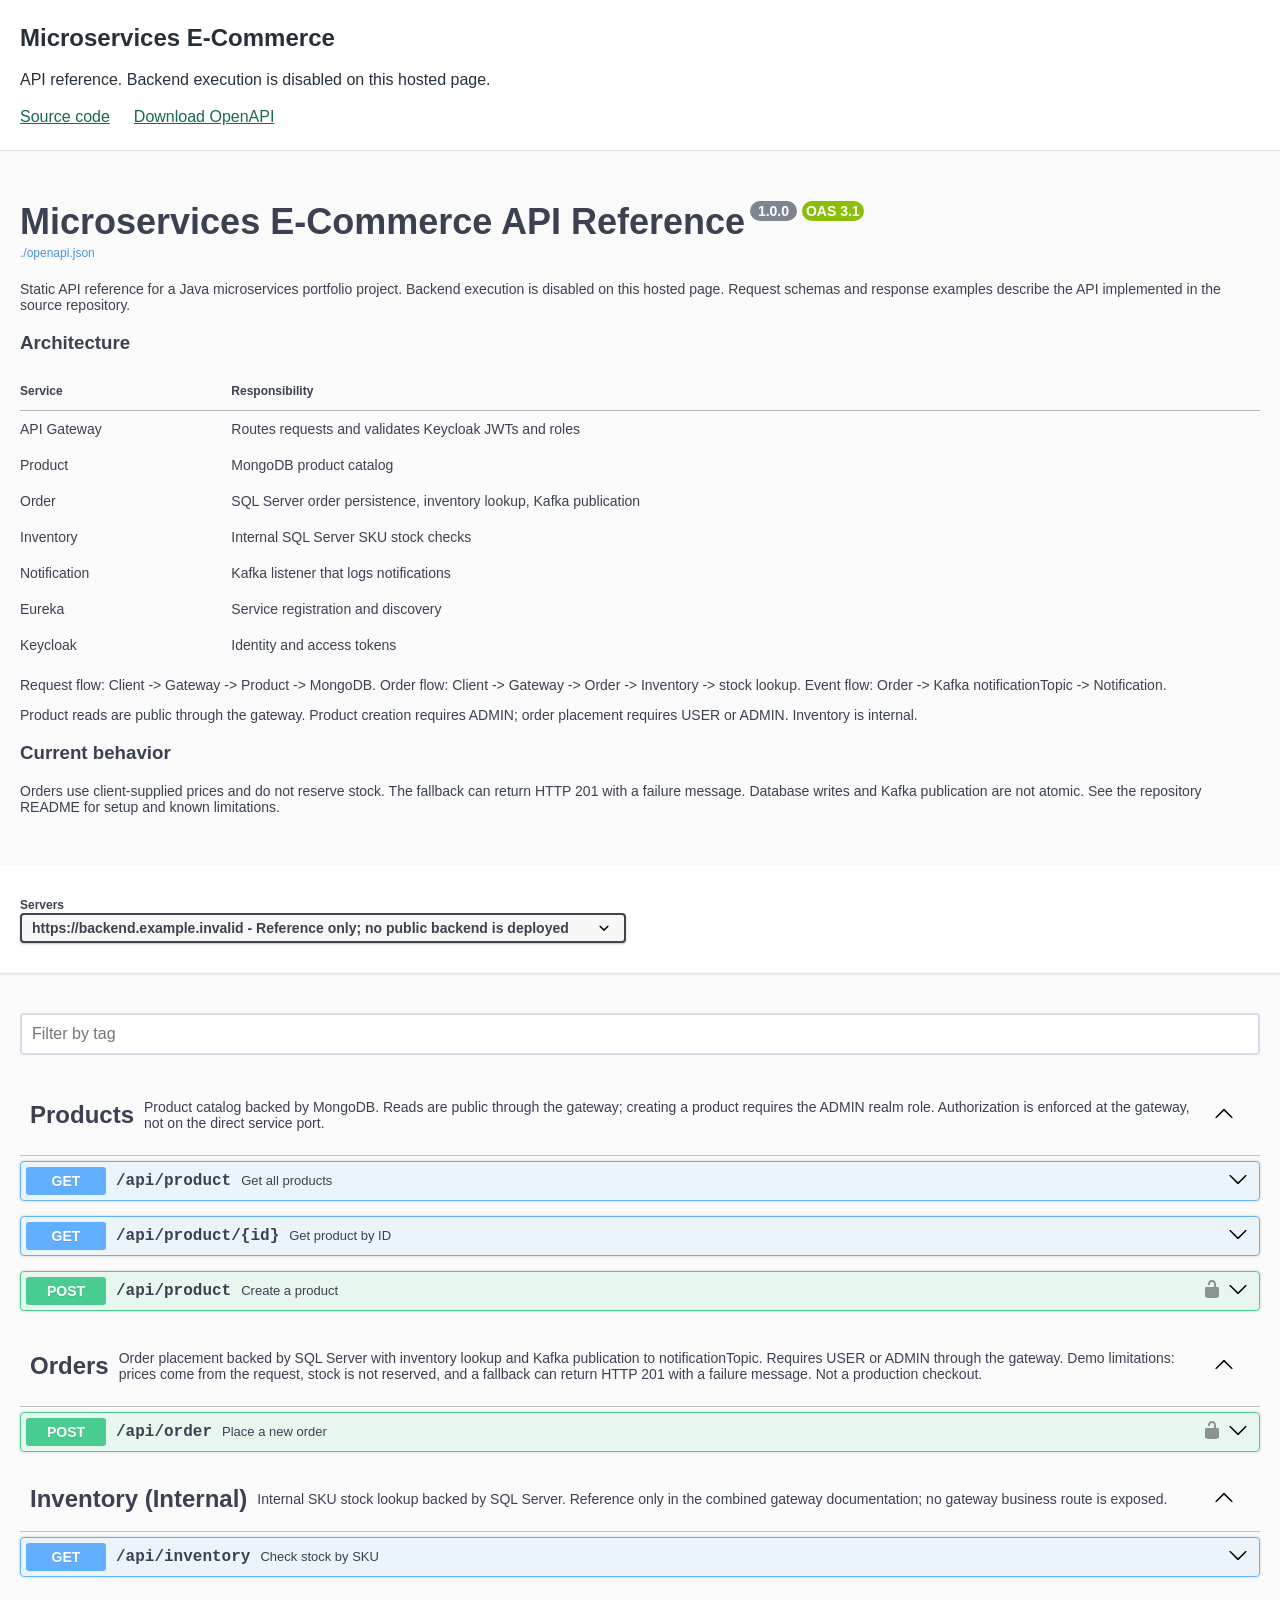
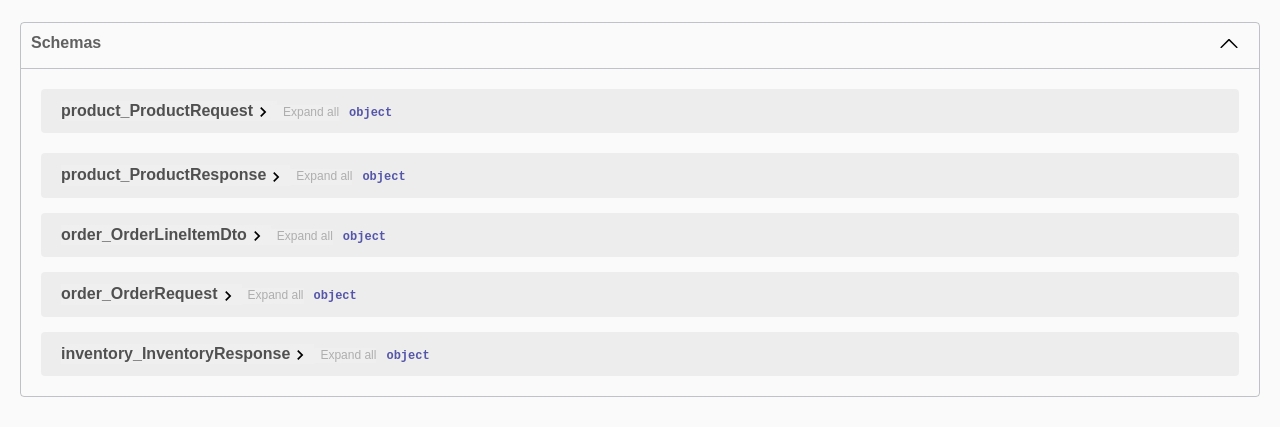
<file: docs-site/index.html>
<!doctype html>
<html lang="en">
<head>
  <meta charset="utf-8">
  <meta name="viewport" content="width=device-width, initial-scale=1">
  <title>Microservices E-Commerce API Reference</title>
  <link rel="stylesheet" href="./assets/swagger-ui.css">
  <link rel="stylesheet" href="./site.css">
</head>
<body>
  <header class="reference-header">
    <strong>Microservices E-Commerce</strong>
    <p>API reference. Backend execution is disabled on this hosted page.</p>
    <nav aria-label="Project links">
      <a href="https://github.com/islamsoliman1/microservice-new">Source code</a>
      <a href="./openapi.json" download>Download OpenAPI</a>
    </nav>
  </header>
  <main id="swagger-ui"></main>
  <script src="./assets/swagger-ui-bundle.js"></script>
  <script src="./swagger.js"></script>
</body>
</html>
</file>
<file: docs-site/assets/swagger-ui.css>
.swagger-ui{color:#3b4151;font-family:sans-serif}.swagger-ui html{line-height:1.15;-ms-text-size-adjust:100%;-webkit-text-size-adjust:100%}.swagger-ui body{margin:0}.swagger-ui article,.swagger-ui aside,.swagger-ui footer,.swagger-ui header,.swagger-ui nav,.swagger-ui section{display:block}.swagger-ui h1{font-size:2em;margin:.67em 0}.swagger-ui figcaption,.swagger-ui figure,.swagger-ui main{display:block}.swagger-ui figure{margin:1em 40px}.swagger-ui hr{box-sizing:content-box;height:0;overflow:visible}.swagger-ui pre{font-family:monospace,monospace;font-size:1em}.swagger-ui a{background-color:transparent;-webkit-text-decoration-skip:objects}.swagger-ui abbr[title]{border-bottom:none;text-decoration:underline;-webkit-text-decoration:underline dotted;text-decoration:underline dotted}.swagger-ui b,.swagger-ui strong{font-weight:inherit;font-weight:bolder}.swagger-ui code,.swagger-ui kbd,.swagger-ui samp{font-family:monospace,monospace;font-size:1em}.swagger-ui dfn{font-style:italic}.swagger-ui mark{background-color:#ff0;color:#000}.swagger-ui small{font-size:80%}.swagger-ui sub,.swagger-ui sup{font-size:75%;line-height:0;position:relative;vertical-align:baseline}.swagger-ui sub{bottom:-.25em}.swagger-ui sup{top:-.5em}.swagger-ui audio,.swagger-ui video{display:inline-block}.swagger-ui audio:not([controls]){display:none;height:0}.swagger-ui img{border-style:none}.swagger-ui svg:not(:root){overflow:hidden}.swagger-ui button,.swagger-ui input,.swagger-ui optgroup,.swagger-ui select,.swagger-ui textarea{font-family:sans-serif;font-size:100%;line-height:1.15;margin:0}.swagger-ui button,.swagger-ui input{overflow:visible}.swagger-ui button,.swagger-ui select{text-transform:none}.swagger-ui [type=reset],.swagger-ui [type=submit],.swagger-ui button,.swagger-ui html [type=button]{-webkit-appearance:button}.swagger-ui [type=button]::-moz-focus-inner,.swagger-ui [type=reset]::-moz-focus-inner,.swagger-ui [type=submit]::-moz-focus-inner,.swagger-ui button::-moz-focus-inner{border-style:none;padding:0}.swagger-ui [type=button]:-moz-focusring,.swagger-ui [type=reset]:-moz-focusring,.swagger-ui [type=submit]:-moz-focusring,.swagger-ui button:-moz-focusring{outline:1px dotted ButtonText}.swagger-ui fieldset{padding:.35em .75em .625em}.swagger-ui legend{box-sizing:border-box;color:inherit;display:table;max-width:100%;padding:0;white-space:normal}.swagger-ui progress{display:inline-block;vertical-align:baseline}.swagger-ui textarea{overflow:auto}.swagger-ui [type=checkbox],.swagger-ui [type=radio]{box-sizing:border-box;padding:0}.swagger-ui [type=number]::-webkit-inner-spin-button,.swagger-ui [type=number]::-webkit-outer-spin-button{height:auto}.swagger-ui [type=search]{-webkit-appearance:textfield;outline-offset:-2px}.swagger-ui [type=search]::-webkit-search-cancel-button,.swagger-ui [type=search]::-webkit-search-decoration{-webkit-appearance:none}.swagger-ui ::-webkit-file-upload-button{-webkit-appearance:button;font:inherit}.swagger-ui details,.swagger-ui menu{display:block}.swagger-ui summary{display:list-item}.swagger-ui canvas{display:inline-block}.swagger-ui [hidden],.swagger-ui template{display:none}.swagger-ui .debug *{outline:1px solid gold}.swagger-ui .debug-white *{outline:1px solid #fff}.swagger-ui .debug-black *{outline:1px solid #000}.swagger-ui .debug-grid{background:transparent url([data-uri]) repeat 0 0}.swagger-ui .debug-grid-16{background:transparent url([data-uri]) repeat 0 0}.swagger-ui .debug-grid-8-solid{background:#fff url([data-uri]) repeat 0 0}.swagger-ui .debug-grid-16-solid{background:#fff url([data-uri]) repeat 0 0}.swagger-ui .border-box,.swagger-ui a,.swagger-ui article,.swagger-ui body,.swagger-ui code,.swagger-ui dd,.swagger-ui div,.swagger-ui dl,.swagger-ui dt,.swagger-ui fieldset,.swagger-ui footer,.swagger-ui form,.swagger-ui h1,.swagger-ui h2,.swagger-ui h3,.swagger-ui h4,.swagger-ui h5,.swagger-ui h6,.swagger-ui header,.swagger-ui html,.swagger-ui input[type=email],.swagger-ui input[type=number],.swagger-ui input[type=password],.swagger-ui input[type=tel],.swagger-ui input[type=text],.swagger-ui input[type=url],.swagger-ui legend,.swagger-ui li,.swagger-ui main,.swagger-ui ol,.swagger-ui p,.swagger-ui pre,.swagger-ui section,.swagger-ui table,.swagger-ui td,.swagger-ui textarea,.swagger-ui th,.swagger-ui tr,.swagger-ui ul{box-sizing:border-box}.swagger-ui .aspect-ratio{height:0;position:relative}.swagger-ui .aspect-ratio--16x9{padding-bottom:56.25%}.swagger-ui .aspect-ratio--9x16{padding-bottom:177.77%}.swagger-ui .aspect-ratio--4x3{padding-bottom:75%}.swagger-ui .aspect-ratio--3x4{padding-bottom:133.33%}.swagger-ui .aspect-ratio--6x4{padding-bottom:66.6%}.swagger-ui .aspect-ratio--4x6{padding-bottom:150%}.swagger-ui .aspect-ratio--8x5{padding-bottom:62.5%}.swagger-ui .aspect-ratio--5x8{padding-bottom:160%}.swagger-ui .aspect-ratio--7x5{padding-bottom:71.42%}.swagger-ui .aspect-ratio--5x7{padding-bottom:140%}.swagger-ui .aspect-ratio--1x1{padding-bottom:100%}.swagger-ui .aspect-ratio--object{bottom:0;height:100%;left:0;position:absolute;right:0;top:0;width:100%;z-index:100}@media screen and (min-width:30em){.swagger-ui .aspect-ratio-ns{height:0;position:relative}.swagger-ui .aspect-ratio--16x9-ns{padding-bottom:56.25%}.swagger-ui .aspect-ratio--9x16-ns{padding-bottom:177.77%}.swagger-ui .aspect-ratio--4x3-ns{padding-bottom:75%}.swagger-ui .aspect-ratio--3x4-ns{padding-bottom:133.33%}.swagger-ui .aspect-ratio--6x4-ns{padding-bottom:66.6%}.swagger-ui .aspect-ratio--4x6-ns{padding-bottom:150%}.swagger-ui .aspect-ratio--8x5-ns{padding-bottom:62.5%}.swagger-ui .aspect-ratio--5x8-ns{padding-bottom:160%}.swagger-ui .aspect-ratio--7x5-ns{padding-bottom:71.42%}.swagger-ui .aspect-ratio--5x7-ns{padding-bottom:140%}.swagger-ui .aspect-ratio--1x1-ns{padding-bottom:100%}.swagger-ui .aspect-ratio--object-ns{bottom:0;height:100%;left:0;position:absolute;right:0;top:0;width:100%;z-index:100}}@media screen and (min-width:30em)and (max-width:60em){.swagger-ui .aspect-ratio-m{height:0;position:relative}.swagger-ui .aspect-ratio--16x9-m{padding-bottom:56.25%}.swagger-ui .aspect-ratio--9x16-m{padding-bottom:177.77%}.swagger-ui .aspect-ratio--4x3-m{padding-bottom:75%}.swagger-ui .aspect-ratio--3x4-m{padding-bottom:133.33%}.swagger-ui .aspect-ratio--6x4-m{padding-bottom:66.6%}.swagger-ui .aspect-ratio--4x6-m{padding-bottom:150%}.swagger-ui .aspect-ratio--8x5-m{padding-bottom:62.5%}.swagger-ui .aspect-ratio--5x8-m{padding-bottom:160%}.swagger-ui .aspect-ratio--7x5-m{padding-bottom:71.42%}.swagger-ui .aspect-ratio--5x7-m{padding-bottom:140%}.swagger-ui .aspect-ratio--1x1-m{padding-bottom:100%}.swagger-ui .aspect-ratio--object-m{bottom:0;height:100%;left:0;position:absolute;right:0;top:0;width:100%;z-index:100}}@media screen and (min-width:60em){.swagger-ui .aspect-ratio-l{height:0;position:relative}.swagger-ui .aspect-ratio--16x9-l{padding-bottom:56.25%}.swagger-ui .aspect-ratio--9x16-l{padding-bottom:177.77%}.swagger-ui .aspect-ratio--4x3-l{padding-bottom:75%}.swagger-ui .aspect-ratio--3x4-l{padding-bottom:133.33%}.swagger-ui .aspect-ratio--6x4-l{padding-bottom:66.6%}.swagger-ui .aspect-ratio--4x6-l{padding-bottom:150%}.swagger-ui .aspect-ratio--8x5-l{padding-bottom:62.5%}.swagger-ui .aspect-ratio--5x8-l{padding-bottom:160%}.swagger-ui .aspect-ratio--7x5-l{padding-bottom:71.42%}.swagger-ui .aspect-ratio--5x7-l{padding-bottom:140%}.swagger-ui .aspect-ratio--1x1-l{padding-bottom:100%}.swagger-ui .aspect-ratio--object-l{bottom:0;height:100%;left:0;position:absolute;right:0;top:0;width:100%;z-index:100}}.swagger-ui img{max-width:100%}.swagger-ui .cover{background-size:cover!important}.swagger-ui .contain{background-size:contain!important}@media screen and (min-width:30em){.swagger-ui .cover-ns{background-size:cover!important}.swagger-ui .contain-ns{background-size:contain!important}}@media screen and (min-width:30em)and (max-width:60em){.swagger-ui .cover-m{background-size:cover!important}.swagger-ui .contain-m{background-size:contain!important}}@media screen and (min-width:60em){.swagger-ui .cover-l{background-size:cover!important}.swagger-ui .contain-l{background-size:contain!important}}.swagger-ui .bg-center{background-position:50%;background-repeat:no-repeat}.swagger-ui .bg-top{background-position:top;background-repeat:no-repeat}.swagger-ui .bg-right{background-position:100%;background-repeat:no-repeat}.swagger-ui .bg-bottom{background-position:bottom;background-repeat:no-repeat}.swagger-ui .bg-left{background-position:0;background-repeat:no-repeat}@media screen and (min-width:30em){.swagger-ui .bg-center-ns{background-position:50%;background-repeat:no-repeat}.swagger-ui .bg-top-ns{background-position:top;background-repeat:no-repeat}.swagger-ui .bg-right-ns{background-position:100%;background-repeat:no-repeat}.swagger-ui .bg-bottom-ns{background-position:bottom;background-repeat:no-repeat}.swagger-ui .bg-left-ns{background-position:0;background-repeat:no-repeat}}@media screen and (min-width:30em)and (max-width:60em){.swagger-ui .bg-center-m{background-position:50%;background-repeat:no-repeat}.swagger-ui .bg-top-m{background-position:top;background-repeat:no-repeat}.swagger-ui .bg-right-m{background-position:100%;background-repeat:no-repeat}.swagger-ui .bg-bottom-m{background-position:bottom;background-repeat:no-repeat}.swagger-ui .bg-left-m{background-position:0;background-repeat:no-repeat}}@media screen and (min-width:60em){.swagger-ui .bg-center-l{background-position:50%;background-repeat:no-repeat}.swagger-ui .bg-top-l{background-position:top;background-repeat:no-repeat}.swagger-ui .bg-right-l{background-position:100%;background-repeat:no-repeat}.swagger-ui .bg-bottom-l{background-position:bottom;background-repeat:no-repeat}.swagger-ui .bg-left-l{background-position:0;background-repeat:no-repeat}}.swagger-ui .outline{outline:1px solid}.swagger-ui .outline-transparent{outline:1px solid transparent}.swagger-ui .outline-0{outline:0}@media screen and (min-width:30em){.swagger-ui .outline-ns{outline:1px solid}.swagger-ui .outline-transparent-ns{outline:1px solid transparent}.swagger-ui .outline-0-ns{outline:0}}@media screen and (min-width:30em)and (max-width:60em){.swagger-ui .outline-m{outline:1px solid}.swagger-ui .outline-transparent-m{outline:1px solid transparent}.swagger-ui .outline-0-m{outline:0}}@media screen and (min-width:60em){.swagger-ui .outline-l{outline:1px solid}.swagger-ui .outline-transparent-l{outline:1px solid transparent}.swagger-ui .outline-0-l{outline:0}}.swagger-ui .ba{border-style:solid;border-width:1px}.swagger-ui .bt{border-top-style:solid;border-top-width:1px}.swagger-ui .br{border-right-style:solid;border-right-width:1px}.swagger-ui .bb{border-bottom-style:solid;border-bottom-width:1px}.swagger-ui .bl{border-left-style:solid;border-left-width:1px}.swagger-ui .bn{border-style:none;border-width:0}@media screen and (min-width:30em){.swagger-ui .ba-ns{border-style:solid;border-width:1px}.swagger-ui .bt-ns{border-top-style:solid;border-top-width:1px}.swagger-ui .br-ns{border-right-style:solid;border-right-width:1px}.swagger-ui .bb-ns{border-bottom-style:solid;border-bottom-width:1px}.swagger-ui .bl-ns{border-left-style:solid;border-left-width:1px}.swagger-ui .bn-ns{border-style:none;border-width:0}}@media screen and (min-width:30em)and (max-width:60em){.swagger-ui .ba-m{border-style:solid;border-width:1px}.swagger-ui .bt-m{border-top-style:solid;border-top-width:1px}.swagger-ui .br-m{border-right-style:solid;border-right-width:1px}.swagger-ui .bb-m{border-bottom-style:solid;border-bottom-width:1px}.swagger-ui .bl-m{border-left-style:solid;border-left-width:1px}.swagger-ui .bn-m{border-style:none;border-width:0}}@media screen and (min-width:60em){.swagger-ui .ba-l{border-style:solid;border-width:1px}.swagger-ui .bt-l{border-top-style:solid;border-top-width:1px}.swagger-ui .br-l{border-right-style:solid;border-right-width:1px}.swagger-ui .bb-l{border-bottom-style:solid;border-bottom-width:1px}.swagger-ui .bl-l{border-left-style:solid;border-left-width:1px}.swagger-ui .bn-l{border-style:none;border-width:0}}.swagger-ui .b--black{border-color:#000}.swagger-ui .b--near-black{border-color:#111}.swagger-ui .b--dark-gray{border-color:#333}.swagger-ui .b--mid-gray{border-color:#555}.swagger-ui .b--gray{border-color:#777}.swagger-ui .b--silver{border-color:#999}.swagger-ui .b--light-silver{border-color:#aaa}.swagger-ui .b--moon-gray{border-color:#ccc}.swagger-ui .b--light-gray{border-color:#eee}.swagger-ui .b--near-white{border-color:#f4f4f4}.swagger-ui .b--white{border-color:#fff}.swagger-ui .b--white-90{border-color:hsla(0,0%,100%,.9)}.swagger-ui .b--white-80{border-color:hsla(0,0%,100%,.8)}.swagger-ui .b--white-70{border-color:hsla(0,0%,100%,.7)}.swagger-ui .b--white-60{border-color:hsla(0,0%,100%,.6)}.swagger-ui .b--white-50{border-color:hsla(0,0%,100%,.5)}.swagger-ui .b--white-40{border-color:hsla(0,0%,100%,.4)}.swagger-ui .b--white-30{border-color:hsla(0,0%,100%,.3)}.swagger-ui .b--white-20{border-color:hsla(0,0%,100%,.2)}.swagger-ui .b--white-10{border-color:hsla(0,0%,100%,.1)}.swagger-ui .b--white-05{border-color:hsla(0,0%,100%,.05)}.swagger-ui .b--white-025{border-color:hsla(0,0%,100%,.025)}.swagger-ui .b--white-0125{border-color:hsla(0,0%,100%,.013)}.swagger-ui .b--black-90{border-color:rgba(0,0,0,.9)}.swagger-ui .b--black-80{border-color:rgba(0,0,0,.8)}.swagger-ui .b--black-70{border-color:rgba(0,0,0,.7)}.swagger-ui .b--black-60{border-color:rgba(0,0,0,.6)}.swagger-ui .b--black-50{border-color:rgba(0,0,0,.5)}.swagger-ui .b--black-40{border-color:rgba(0,0,0,.4)}.swagger-ui .b--black-30{border-color:rgba(0,0,0,.3)}.swagger-ui .b--black-20{border-color:rgba(0,0,0,.2)}.swagger-ui .b--black-10{border-color:rgba(0,0,0,.1)}.swagger-ui .b--black-05{border-color:rgba(0,0,0,.05)}.swagger-ui .b--black-025{border-color:rgba(0,0,0,.025)}.swagger-ui .b--black-0125{border-color:rgba(0,0,0,.013)}.swagger-ui .b--dark-red{border-color:#e7040f}.swagger-ui .b--red{border-color:#ff4136}.swagger-ui .b--light-red{border-color:#ff725c}.swagger-ui .b--orange{border-color:#ff6300}.swagger-ui .b--gold{border-color:#ffb700}.swagger-ui .b--yellow{border-color:gold}.swagger-ui .b--light-yellow{border-color:#fbf1a9}.swagger-ui .b--purple{border-color:#5e2ca5}.swagger-ui .b--light-purple{border-color:#a463f2}.swagger-ui .b--dark-pink{border-color:#d5008f}.swagger-ui .b--hot-pink{border-color:#ff41b4}.swagger-ui .b--pink{border-color:#ff80cc}.swagger-ui .b--light-pink{border-color:#ffa3d7}.swagger-ui .b--dark-green{border-color:#137752}.swagger-ui .b--green{border-color:#19a974}.swagger-ui .b--light-green{border-color:#9eebcf}.swagger-ui .b--navy{border-color:#001b44}.swagger-ui .b--dark-blue{border-color:#00449e}.swagger-ui .b--blue{border-color:#357edd}.swagger-ui .b--light-blue{border-color:#96ccff}.swagger-ui .b--lightest-blue{border-color:#cdecff}.swagger-ui .b--washed-blue{border-color:#f6fffe}.swagger-ui .b--washed-green{border-color:#e8fdf5}.swagger-ui .b--washed-yellow{border-color:#fffceb}.swagger-ui .b--washed-red{border-color:#ffdfdf}.swagger-ui .b--transparent{border-color:transparent}.swagger-ui .b--inherit{border-color:inherit}.swagger-ui .br0{border-radius:0}.swagger-ui .br1{border-radius:.125rem}.swagger-ui .br2{border-radius:.25rem}.swagger-ui .br3{border-radius:.5rem}.swagger-ui .br4{border-radius:1rem}.swagger-ui .br-100{border-radius:100%}.swagger-ui .br-pill{border-radius:9999px}.swagger-ui .br--bottom{border-top-left-radius:0;border-top-right-radius:0}.swagger-ui .br--top{border-bottom-left-radius:0;border-bottom-right-radius:0}.swagger-ui .br--right{border-bottom-left-radius:0;border-top-left-radius:0}.swagger-ui .br--left{border-bottom-right-radius:0;border-top-right-radius:0}@media screen and (min-width:30em){.swagger-ui .br0-ns{border-radius:0}.swagger-ui .br1-ns{border-radius:.125rem}.swagger-ui .br2-ns{border-radius:.25rem}.swagger-ui .br3-ns{border-radius:.5rem}.swagger-ui .br4-ns{border-radius:1rem}.swagger-ui .br-100-ns{border-radius:100%}.swagger-ui .br-pill-ns{border-radius:9999px}.swagger-ui .br--bottom-ns{border-top-left-radius:0;border-top-right-radius:0}.swagger-ui .br--top-ns{border-bottom-left-radius:0;border-bottom-right-radius:0}.swagger-ui .br--right-ns{border-bottom-left-radius:0;border-top-left-radius:0}.swagger-ui .br--left-ns{border-bottom-right-radius:0;border-top-right-radius:0}}@media screen and (min-width:30em)and (max-width:60em){.swagger-ui .br0-m{border-radius:0}.swagger-ui .br1-m{border-radius:.125rem}.swagger-ui .br2-m{border-radius:.25rem}.swagger-ui .br3-m{border-radius:.5rem}.swagger-ui .br4-m{border-radius:1rem}.swagger-ui .br-100-m{border-radius:100%}.swagger-ui .br-pill-m{border-radius:9999px}.swagger-ui .br--bottom-m{border-top-left-radius:0;border-top-right-radius:0}.swagger-ui .br--top-m{border-bottom-left-radius:0;border-bottom-right-radius:0}.swagger-ui .br--right-m{border-bottom-left-radius:0;border-top-left-radius:0}.swagger-ui .br--left-m{border-bottom-right-radius:0;border-top-right-radius:0}}@media screen and (min-width:60em){.swagger-ui .br0-l{border-radius:0}.swagger-ui .br1-l{border-radius:.125rem}.swagger-ui .br2-l{border-radius:.25rem}.swagger-ui .br3-l{border-radius:.5rem}.swagger-ui .br4-l{border-radius:1rem}.swagger-ui .br-100-l{border-radius:100%}.swagger-ui .br-pill-l{border-radius:9999px}.swagger-ui .br--bottom-l{border-top-left-radius:0;border-top-right-radius:0}.swagger-ui .br--top-l{border-bottom-left-radius:0;border-bottom-right-radius:0}.swagger-ui .br--right-l{border-bottom-left-radius:0;border-top-left-radius:0}.swagger-ui .br--left-l{border-bottom-right-radius:0;border-top-right-radius:0}}.swagger-ui .b--dotted{border-style:dotted}.swagger-ui .b--dashed{border-style:dashed}.swagger-ui .b--solid{border-style:solid}.swagger-ui .b--none{border-style:none}@media screen and (min-width:30em){.swagger-ui .b--dotted-ns{border-style:dotted}.swagger-ui .b--dashed-ns{border-style:dashed}.swagger-ui .b--solid-ns{border-style:solid}.swagger-ui .b--none-ns{border-style:none}}@media screen and (min-width:30em)and (max-width:60em){.swagger-ui .b--dotted-m{border-style:dotted}.swagger-ui .b--dashed-m{border-style:dashed}.swagger-ui .b--solid-m{border-style:solid}.swagger-ui .b--none-m{border-style:none}}@media screen and (min-width:60em){.swagger-ui .b--dotted-l{border-style:dotted}.swagger-ui .b--dashed-l{border-style:dashed}.swagger-ui .b--solid-l{border-style:solid}.swagger-ui .b--none-l{border-style:none}}.swagger-ui .bw0{border-width:0}.swagger-ui .bw1{border-width:.125rem}.swagger-ui .bw2{border-width:.25rem}.swagger-ui .bw3{border-width:.5rem}.swagger-ui .bw4{border-width:1rem}.swagger-ui .bw5{border-width:2rem}.swagger-ui .bt-0{border-top-width:0}.swagger-ui .br-0{border-right-width:0}.swagger-ui .bb-0{border-bottom-width:0}.swagger-ui .bl-0{border-left-width:0}@media screen and (min-width:30em){.swagger-ui .bw0-ns{border-width:0}.swagger-ui .bw1-ns{border-width:.125rem}.swagger-ui .bw2-ns{border-width:.25rem}.swagger-ui .bw3-ns{border-width:.5rem}.swagger-ui .bw4-ns{border-width:1rem}.swagger-ui .bw5-ns{border-width:2rem}.swagger-ui .bt-0-ns{border-top-width:0}.swagger-ui .br-0-ns{border-right-width:0}.swagger-ui .bb-0-ns{border-bottom-width:0}.swagger-ui .bl-0-ns{border-left-width:0}}@media screen and (min-width:30em)and (max-width:60em){.swagger-ui .bw0-m{border-width:0}.swagger-ui .bw1-m{border-width:.125rem}.swagger-ui .bw2-m{border-width:.25rem}.swagger-ui .bw3-m{border-width:.5rem}.swagger-ui .bw4-m{border-width:1rem}.swagger-ui .bw5-m{border-width:2rem}.swagger-ui .bt-0-m{border-top-width:0}.swagger-ui .br-0-m{border-right-width:0}.swagger-ui .bb-0-m{border-bottom-width:0}.swagger-ui .bl-0-m{border-left-width:0}}@media screen and (min-width:60em){.swagger-ui .bw0-l{border-width:0}.swagger-ui .bw1-l{border-width:.125rem}.swagger-ui .bw2-l{border-width:.25rem}.swagger-ui .bw3-l{border-width:.5rem}.swagger-ui .bw4-l{border-width:1rem}.swagger-ui .bw5-l{border-width:2rem}.swagger-ui .bt-0-l{border-top-width:0}.swagger-ui .br-0-l{border-right-width:0}.swagger-ui .bb-0-l{border-bottom-width:0}.swagger-ui .bl-0-l{border-left-width:0}}.swagger-ui .shadow-1{box-shadow:0 0 4px 2px rgba(0,0,0,.2)}.swagger-ui .shadow-2{box-shadow:0 0 8px 2px rgba(0,0,0,.2)}.swagger-ui .shadow-3{box-shadow:2px 2px 4px 2px rgba(0,0,0,.2)}.swagger-ui .shadow-4{box-shadow:2px 2px 8px 0 rgba(0,0,0,.2)}.swagger-ui .shadow-5{box-shadow:4px 4px 8px 0 rgba(0,0,0,.2)}@media screen and (min-width:30em){.swagger-ui .shadow-1-ns{box-shadow:0 0 4px 2px rgba(0,0,0,.2)}.swagger-ui .shadow-2-ns{box-shadow:0 0 8px 2px rgba(0,0,0,.2)}.swagger-ui .shadow-3-ns{box-shadow:2px 2px 4px 2px rgba(0,0,0,.2)}.swagger-ui .shadow-4-ns{box-shadow:2px 2px 8px 0 rgba(0,0,0,.2)}.swagger-ui .shadow-5-ns{box-shadow:4px 4px 8px 0 rgba(0,0,0,.2)}}@media screen and (min-width:30em)and (max-width:60em){.swagger-ui .shadow-1-m{box-shadow:0 0 4px 2px rgba(0,0,0,.2)}.swagger-ui .shadow-2-m{box-shadow:0 0 8px 2px rgba(0,0,0,.2)}.swagger-ui .shadow-3-m{box-shadow:2px 2px 4px 2px rgba(0,0,0,.2)}.swagger-ui .shadow-4-m{box-shadow:2px 2px 8px 0 rgba(0,0,0,.2)}.swagger-ui .shadow-5-m{box-shadow:4px 4px 8px 0 rgba(0,0,0,.2)}}@media screen and (min-width:60em){.swagger-ui .shadow-1-l{box-shadow:0 0 4px 2px rgba(0,0,0,.2)}.swagger-ui .shadow-2-l{box-shadow:0 0 8px 2px rgba(0,0,0,.2)}.swagger-ui .shadow-3-l{box-shadow:2px 2px 4px 2px rgba(0,0,0,.2)}.swagger-ui .shadow-4-l{box-shadow:2px 2px 8px 0 rgba(0,0,0,.2)}.swagger-ui .shadow-5-l{box-shadow:4px 4px 8px 0 rgba(0,0,0,.2)}}.swagger-ui .pre{overflow-x:auto;overflow-y:hidden;overflow:scroll}.swagger-ui .top-0{top:0}.swagger-ui .right-0{right:0}.swagger-ui .bottom-0{bottom:0}.swagger-ui .left-0{left:0}.swagger-ui .top-1{top:1rem}.swagger-ui .right-1{right:1rem}.swagger-ui .bottom-1{bottom:1rem}.swagger-ui .left-1{left:1rem}.swagger-ui .top-2{top:2rem}.swagger-ui .right-2{right:2rem}.swagger-ui .bottom-2{bottom:2rem}.swagger-ui .left-2{left:2rem}.swagger-ui .top--1{top:-1rem}.swagger-ui .right--1{right:-1rem}.swagger-ui .bottom--1{bottom:-1rem}.swagger-ui .left--1{left:-1rem}.swagger-ui .top--2{top:-2rem}.swagger-ui .right--2{right:-2rem}.swagger-ui .bottom--2{bottom:-2rem}.swagger-ui .left--2{left:-2rem}.swagger-ui .absolute--fill{bottom:0;left:0;right:0;top:0}@media screen and (min-width:30em){.swagger-ui .top-0-ns{top:0}.swagger-ui .left-0-ns{left:0}.swagger-ui .right-0-ns{right:0}.swagger-ui .bottom-0-ns{bottom:0}.swagger-ui .top-1-ns{top:1rem}.swagger-ui .left-1-ns{left:1rem}.swagger-ui .right-1-ns{right:1rem}.swagger-ui .bottom-1-ns{bottom:1rem}.swagger-ui .top-2-ns{top:2rem}.swagger-ui .left-2-ns{left:2rem}.swagger-ui .right-2-ns{right:2rem}.swagger-ui .bottom-2-ns{bottom:2rem}.swagger-ui .top--1-ns{top:-1rem}.swagger-ui .right--1-ns{right:-1rem}.swagger-ui .bottom--1-ns{bottom:-1rem}.swagger-ui .left--1-ns{left:-1rem}.swagger-ui .top--2-ns{top:-2rem}.swagger-ui .right--2-ns{right:-2rem}.swagger-ui .bottom--2-ns{bottom:-2rem}.swagger-ui .left--2-ns{left:-2rem}.swagger-ui .absolute--fill-ns{bottom:0;left:0;right:0;top:0}}@media screen and (min-width:30em)and (max-width:60em){.swagger-ui .top-0-m{top:0}.swagger-ui .left-0-m{left:0}.swagger-ui .right-0-m{right:0}.swagger-ui .bottom-0-m{bottom:0}.swagger-ui .top-1-m{top:1rem}.swagger-ui .left-1-m{left:1rem}.swagger-ui .right-1-m{right:1rem}.swagger-ui .bottom-1-m{bottom:1rem}.swagger-ui .top-2-m{top:2rem}.swagger-ui .left-2-m{left:2rem}.swagger-ui .right-2-m{right:2rem}.swagger-ui .bottom-2-m{bottom:2rem}.swagger-ui .top--1-m{top:-1rem}.swagger-ui .right--1-m{right:-1rem}.swagger-ui .bottom--1-m{bottom:-1rem}.swagger-ui .left--1-m{left:-1rem}.swagger-ui .top--2-m{top:-2rem}.swagger-ui .right--2-m{right:-2rem}.swagger-ui .bottom--2-m{bottom:-2rem}.swagger-ui .left--2-m{left:-2rem}.swagger-ui .absolute--fill-m{bottom:0;left:0;right:0;top:0}}@media screen and (min-width:60em){.swagger-ui .top-0-l{top:0}.swagger-ui .left-0-l{left:0}.swagger-ui .right-0-l{right:0}.swagger-ui .bottom-0-l{bottom:0}.swagger-ui .top-1-l{top:1rem}.swagger-ui .left-1-l{left:1rem}.swagger-ui .right-1-l{right:1rem}.swagger-ui .bottom-1-l{bottom:1rem}.swagger-ui .top-2-l{top:2rem}.swagger-ui .left-2-l{left:2rem}.swagger-ui .right-2-l{right:2rem}.swagger-ui .bottom-2-l{bottom:2rem}.swagger-ui .top--1-l{top:-1rem}.swagger-ui .right--1-l{right:-1rem}.swagger-ui .bottom--1-l{bottom:-1rem}.swagger-ui .left--1-l{left:-1rem}.swagger-ui .top--2-l{top:-2rem}.swagger-ui .right--2-l{right:-2rem}.swagger-ui .bottom--2-l{bottom:-2rem}.swagger-ui .left--2-l{left:-2rem}.swagger-ui .absolute--fill-l{bottom:0;left:0;right:0;top:0}}.swagger-ui .cf:after,.swagger-ui .cf:before{content:" ";display:table}.swagger-ui .cf:after{clear:both}.swagger-ui .cf{zoom:1}.swagger-ui .cl{clear:left}.swagger-ui .cr{clear:right}.swagger-ui .cb{clear:both}.swagger-ui .cn{clear:none}@media screen and (min-width:30em){.swagger-ui .cl-ns{clear:left}.swagger-ui .cr-ns{clear:right}.swagger-ui .cb-ns{clear:both}.swagger-ui .cn-ns{clear:none}}@media screen and (min-width:30em)and (max-width:60em){.swagger-ui .cl-m{clear:left}.swagger-ui .cr-m{clear:right}.swagger-ui .cb-m{clear:both}.swagger-ui .cn-m{clear:none}}@media screen and (min-width:60em){.swagger-ui .cl-l{clear:left}.swagger-ui .cr-l{clear:right}.swagger-ui .cb-l{clear:both}.swagger-ui .cn-l{clear:none}}.swagger-ui .flex{display:flex}.swagger-ui .inline-flex{display:inline-flex}.swagger-ui .flex-auto{flex:1 1 auto;min-height:0;min-width:0}.swagger-ui .flex-none{flex:none}.swagger-ui .flex-column{flex-direction:column}.swagger-ui .flex-row{flex-direction:row}.swagger-ui .flex-wrap{flex-wrap:wrap}.swagger-ui .flex-nowrap{flex-wrap:nowrap}.swagger-ui .flex-wrap-reverse{flex-wrap:wrap-reverse}.swagger-ui .flex-column-reverse{flex-direction:column-reverse}.swagger-ui .flex-row-reverse{flex-direction:row-reverse}.swagger-ui .items-start{align-items:flex-start}.swagger-ui .items-end{align-items:flex-end}.swagger-ui .items-center{align-items:center}.swagger-ui .items-baseline{align-items:baseline}.swagger-ui .items-stretch{align-items:stretch}.swagger-ui .self-start{align-self:flex-start}.swagger-ui .self-end{align-self:flex-end}.swagger-ui .self-center{align-self:center}.swagger-ui .self-baseline{align-self:baseline}.swagger-ui .self-stretch{align-self:stretch}.swagger-ui .justify-start{justify-content:flex-start}.swagger-ui .justify-end{justify-content:flex-end}.swagger-ui .justify-center{justify-content:center}.swagger-ui .justify-between{justify-content:space-between}.swagger-ui .justify-around{justify-content:space-around}.swagger-ui .content-start{align-content:flex-start}.swagger-ui .content-end{align-content:flex-end}.swagger-ui .content-center{align-content:center}.swagger-ui .content-between{align-content:space-between}.swagger-ui .content-around{align-content:space-around}.swagger-ui .content-stretch{align-content:stretch}.swagger-ui .order-0{order:0}.swagger-ui .order-1{order:1}.swagger-ui .order-2{order:2}.swagger-ui .order-3{order:3}.swagger-ui .order-4{order:4}.swagger-ui .order-5{order:5}.swagger-ui .order-6{order:6}.swagger-ui .order-7{order:7}.swagger-ui .order-8{order:8}.swagger-ui .order-last{order:99999}.swagger-ui .flex-grow-0{flex-grow:0}.swagger-ui .flex-grow-1{flex-grow:1}.swagger-ui .flex-shrink-0{flex-shrink:0}.swagger-ui .flex-shrink-1{flex-shrink:1}@media screen and (min-width:30em){.swagger-ui .flex-ns{display:flex}.swagger-ui .inline-flex-ns{display:inline-flex}.swagger-ui .flex-auto-ns{flex:1 1 auto;min-height:0;min-width:0}.swagger-ui .flex-none-ns{flex:none}.swagger-ui .flex-column-ns{flex-direction:column}.swagger-ui .flex-row-ns{flex-direction:row}.swagger-ui .flex-wrap-ns{flex-wrap:wrap}.swagger-ui .flex-nowrap-ns{flex-wrap:nowrap}.swagger-ui .flex-wrap-reverse-ns{flex-wrap:wrap-reverse}.swagger-ui .flex-column-reverse-ns{flex-direction:column-reverse}.swagger-ui .flex-row-reverse-ns{flex-direction:row-reverse}.swagger-ui .items-start-ns{align-items:flex-start}.swagger-ui .items-end-ns{align-items:flex-end}.swagger-ui .items-center-ns{align-items:center}.swagger-ui .items-baseline-ns{align-items:baseline}.swagger-ui .items-stretch-ns{align-items:stretch}.swagger-ui .self-start-ns{align-self:flex-start}.swagger-ui .self-end-ns{align-self:flex-end}.swagger-ui .self-center-ns{align-self:center}.swagger-ui .self-baseline-ns{align-self:baseline}.swagger-ui .self-stretch-ns{align-self:stretch}.swagger-ui .justify-start-ns{justify-content:flex-start}.swagger-ui .justify-end-ns{justify-content:flex-end}.swagger-ui .justify-center-ns{justify-content:center}.swagger-ui .justify-between-ns{justify-content:space-between}.swagger-ui .justify-around-ns{justify-content:space-around}.swagger-ui .content-start-ns{align-content:flex-start}.swagger-ui .content-end-ns{align-content:flex-end}.swagger-ui .content-center-ns{align-content:center}.swagger-ui .content-between-ns{align-content:space-between}.swagger-ui .content-around-ns{align-content:space-around}.swagger-ui .content-stretch-ns{align-content:stretch}.swagger-ui .order-0-ns{order:0}.swagger-ui .order-1-ns{order:1}.swagger-ui .order-2-ns{order:2}.swagger-ui .order-3-ns{order:3}.swagger-ui .order-4-ns{order:4}.swagger-ui .order-5-ns{order:5}.swagger-ui .order-6-ns{order:6}.swagger-ui .order-7-ns{order:7}.swagger-ui .order-8-ns{order:8}.swagger-ui .order-last-ns{order:99999}.swagger-ui .flex-grow-0-ns{flex-grow:0}.swagger-ui .flex-grow-1-ns{flex-grow:1}.swagger-ui .flex-shrink-0-ns{flex-shrink:0}.swagger-ui .flex-shrink-1-ns{flex-shrink:1}}@media screen and (min-width:30em)and (max-width:60em){.swagger-ui .flex-m{display:flex}.swagger-ui .inline-flex-m{display:inline-flex}.swagger-ui .flex-auto-m{flex:1 1 auto;min-height:0;min-width:0}.swagger-ui .flex-none-m{flex:none}.swagger-ui .flex-column-m{flex-direction:column}.swagger-ui .flex-row-m{flex-direction:row}.swagger-ui .flex-wrap-m{flex-wrap:wrap}.swagger-ui .flex-nowrap-m{flex-wrap:nowrap}.swagger-ui .flex-wrap-reverse-m{flex-wrap:wrap-reverse}.swagger-ui .flex-column-reverse-m{flex-direction:column-reverse}.swagger-ui .flex-row-reverse-m{flex-direction:row-reverse}.swagger-ui .items-start-m{align-items:flex-start}.swagger-ui .items-end-m{align-items:flex-end}.swagger-ui .items-center-m{align-items:center}.swagger-ui .items-baseline-m{align-items:baseline}.swagger-ui .items-stretch-m{align-items:stretch}.swagger-ui .self-start-m{align-self:flex-start}.swagger-ui .self-end-m{align-self:flex-end}.swagger-ui .self-center-m{align-self:center}.swagger-ui .self-baseline-m{align-self:baseline}.swagger-ui .self-stretch-m{align-self:stretch}.swagger-ui .justify-start-m{justify-content:flex-start}.swagger-ui .justify-end-m{justify-content:flex-end}.swagger-ui .justify-center-m{justify-content:center}.swagger-ui .justify-between-m{justify-content:space-between}.swagger-ui .justify-around-m{justify-content:space-around}.swagger-ui .content-start-m{align-content:flex-start}.swagger-ui .content-end-m{align-content:flex-end}.swagger-ui .content-center-m{align-content:center}.swagger-ui .content-between-m{align-content:space-between}.swagger-ui .content-around-m{align-content:space-around}.swagger-ui .content-stretch-m{align-content:stretch}.swagger-ui .order-0-m{order:0}.swagger-ui .order-1-m{order:1}.swagger-ui .order-2-m{order:2}.swagger-ui .order-3-m{order:3}.swagger-ui .order-4-m{order:4}.swagger-ui .order-5-m{order:5}.swagger-ui .order-6-m{order:6}.swagger-ui .order-7-m{order:7}.swagger-ui .order-8-m{order:8}.swagger-ui .order-last-m{order:99999}.swagger-ui .flex-grow-0-m{flex-grow:0}.swagger-ui .flex-grow-1-m{flex-grow:1}.swagger-ui .flex-shrink-0-m{flex-shrink:0}.swagger-ui .flex-shrink-1-m{flex-shrink:1}}@media screen and (min-width:60em){.swagger-ui .flex-l{display:flex}.swagger-ui .inline-flex-l{display:inline-flex}.swagger-ui .flex-auto-l{flex:1 1 auto;min-height:0;min-width:0}.swagger-ui .flex-none-l{flex:none}.swagger-ui .flex-column-l{flex-direction:column}.swagger-ui .flex-row-l{flex-direction:row}.swagger-ui .flex-wrap-l{flex-wrap:wrap}.swagger-ui .flex-nowrap-l{flex-wrap:nowrap}.swagger-ui .flex-wrap-reverse-l{flex-wrap:wrap-reverse}.swagger-ui .flex-column-reverse-l{flex-direction:column-reverse}.swagger-ui .flex-row-reverse-l{flex-direction:row-reverse}.swagger-ui .items-start-l{align-items:flex-start}.swagger-ui .items-end-l{align-items:flex-end}.swagger-ui .items-center-l{align-items:center}.swagger-ui .items-baseline-l{align-items:baseline}.swagger-ui .items-stretch-l{align-items:stretch}.swagger-ui .self-start-l{align-self:flex-start}.swagger-ui .self-end-l{align-self:flex-end}.swagger-ui .self-center-l{align-self:center}.swagger-ui .self-baseline-l{align-self:baseline}.swagger-ui .self-stretch-l{align-self:stretch}.swagger-ui .justify-start-l{justify-content:flex-start}.swagger-ui .justify-end-l{justify-content:flex-end}.swagger-ui .justify-center-l{justify-content:center}.swagger-ui .justify-between-l{justify-content:space-between}.swagger-ui .justify-around-l{justify-content:space-around}.swagger-ui .content-start-l{align-content:flex-start}.swagger-ui .content-end-l{align-content:flex-end}.swagger-ui .content-center-l{align-content:center}.swagger-ui .content-between-l{align-content:space-between}.swagger-ui .content-around-l{align-content:space-around}.swagger-ui .content-stretch-l{align-content:stretch}.swagger-ui .order-0-l{order:0}.swagger-ui .order-1-l{order:1}.swagger-ui .order-2-l{order:2}.swagger-ui .order-3-l{order:3}.swagger-ui .order-4-l{order:4}.swagger-ui .order-5-l{order:5}.swagger-ui .order-6-l{order:6}.swagger-ui .order-7-l{order:7}.swagger-ui .order-8-l{order:8}.swagger-ui .order-last-l{order:99999}.swagger-ui .flex-grow-0-l{flex-grow:0}.swagger-ui .flex-grow-1-l{flex-grow:1}.swagger-ui .flex-shrink-0-l{flex-shrink:0}.swagger-ui .flex-shrink-1-l{flex-shrink:1}}.swagger-ui .dn{display:none}.swagger-ui .di{display:inline}.swagger-ui .db{display:block}.swagger-ui .dib{display:inline-block}.swagger-ui .dit{display:inline-table}.swagger-ui .dt{display:table}.swagger-ui .dtc{display:table-cell}.swagger-ui .dt-row{display:table-row}.swagger-ui .dt-row-group{display:table-row-group}.swagger-ui .dt-column{display:table-column}.swagger-ui .dt-column-group{display:table-column-group}.swagger-ui .dt--fixed{table-layout:fixed;width:100%}@media screen and (min-width:30em){.swagger-ui .dn-ns{display:none}.swagger-ui .di-ns{display:inline}.swagger-ui .db-ns{display:block}.swagger-ui .dib-ns{display:inline-block}.swagger-ui .dit-ns{display:inline-table}.swagger-ui .dt-ns{display:table}.swagger-ui .dtc-ns{display:table-cell}.swagger-ui .dt-row-ns{display:table-row}.swagger-ui .dt-row-group-ns{display:table-row-group}.swagger-ui .dt-column-ns{display:table-column}.swagger-ui .dt-column-group-ns{display:table-column-group}.swagger-ui .dt--fixed-ns{table-layout:fixed;width:100%}}@media screen and (min-width:30em)and (max-width:60em){.swagger-ui .dn-m{display:none}.swagger-ui .di-m{display:inline}.swagger-ui .db-m{display:block}.swagger-ui .dib-m{display:inline-block}.swagger-ui .dit-m{display:inline-table}.swagger-ui .dt-m{display:table}.swagger-ui .dtc-m{display:table-cell}.swagger-ui .dt-row-m{display:table-row}.swagger-ui .dt-row-group-m{display:table-row-group}.swagger-ui .dt-column-m{display:table-column}.swagger-ui .dt-column-group-m{display:table-column-group}.swagger-ui .dt--fixed-m{table-layout:fixed;width:100%}}@media screen and (min-width:60em){.swagger-ui .dn-l{display:none}.swagger-ui .di-l{display:inline}.swagger-ui .db-l{display:block}.swagger-ui .dib-l{display:inline-block}.swagger-ui .dit-l{display:inline-table}.swagger-ui .dt-l{display:table}.swagger-ui .dtc-l{display:table-cell}.swagger-ui .dt-row-l{display:table-row}.swagger-ui .dt-row-group-l{display:table-row-group}.swagger-ui .dt-column-l{display:table-column}.swagger-ui .dt-column-group-l{display:table-column-group}.swagger-ui .dt--fixed-l{table-layout:fixed;width:100%}}.swagger-ui .fl{_display:inline;float:left}.swagger-ui .fr{_display:inline;float:right}.swagger-ui .fn{float:none}@media screen and (min-width:30em){.swagger-ui .fl-ns{_display:inline;float:left}.swagger-ui .fr-ns{_display:inline;float:right}.swagger-ui .fn-ns{float:none}}@media screen and (min-width:30em)and (max-width:60em){.swagger-ui .fl-m{_display:inline;float:left}.swagger-ui .fr-m{_display:inline;float:right}.swagger-ui .fn-m{float:none}}@media screen and (min-width:60em){.swagger-ui .fl-l{_display:inline;float:left}.swagger-ui .fr-l{_display:inline;float:right}.swagger-ui .fn-l{float:none}}.swagger-ui .sans-serif{font-family:-apple-system,BlinkMacSystemFont,avenir next,avenir,helvetica,helvetica neue,ubuntu,roboto,noto,segoe ui,arial,sans-serif}.swagger-ui .serif{font-family:georgia,serif}.swagger-ui .system-sans-serif{font-family:sans-serif}.swagger-ui .system-serif{font-family:serif}.swagger-ui .code,.swagger-ui code{font-family:Consolas,monaco,monospace}.swagger-ui .courier{font-family:Courier Next,courier,monospace}.swagger-ui .helvetica{font-family:helvetica neue,helvetica,sans-serif}.swagger-ui .avenir{font-family:avenir next,avenir,sans-serif}.swagger-ui .athelas{font-family:athelas,georgia,serif}.swagger-ui .georgia{font-family:georgia,serif}.swagger-ui .times{font-family:times,serif}.swagger-ui .bodoni{font-family:Bodoni MT,serif}.swagger-ui .calisto{font-family:Calisto MT,serif}.swagger-ui .garamond{font-family:garamond,serif}.swagger-ui .baskerville{font-family:baskerville,serif}.swagger-ui .i{font-style:italic}.swagger-ui .fs-normal{font-style:normal}@media screen and (min-width:30em){.swagger-ui .i-ns{font-style:italic}.swagger-ui .fs-normal-ns{font-style:normal}}@media screen and (min-width:30em)and (max-width:60em){.swagger-ui .i-m{font-style:italic}.swagger-ui .fs-normal-m{font-style:normal}}@media screen and (min-width:60em){.swagger-ui .i-l{font-style:italic}.swagger-ui .fs-normal-l{font-style:normal}}.swagger-ui .normal{font-weight:400}.swagger-ui .b{font-weight:700}.swagger-ui .fw1{font-weight:100}.swagger-ui .fw2{font-weight:200}.swagger-ui .fw3{font-weight:300}.swagger-ui .fw4{font-weight:400}.swagger-ui .fw5{font-weight:500}.swagger-ui .fw6{font-weight:600}.swagger-ui .fw7{font-weight:700}.swagger-ui .fw8{font-weight:800}.swagger-ui .fw9{font-weight:900}@media screen and (min-width:30em){.swagger-ui .normal-ns{font-weight:400}.swagger-ui .b-ns{font-weight:700}.swagger-ui .fw1-ns{font-weight:100}.swagger-ui .fw2-ns{font-weight:200}.swagger-ui .fw3-ns{font-weight:300}.swagger-ui .fw4-ns{font-weight:400}.swagger-ui .fw5-ns{font-weight:500}.swagger-ui .fw6-ns{font-weight:600}.swagger-ui .fw7-ns{font-weight:700}.swagger-ui .fw8-ns{font-weight:800}.swagger-ui .fw9-ns{font-weight:900}}@media screen and (min-width:30em)and (max-width:60em){.swagger-ui .normal-m{font-weight:400}.swagger-ui .b-m{font-weight:700}.swagger-ui .fw1-m{font-weight:100}.swagger-ui .fw2-m{font-weight:200}.swagger-ui .fw3-m{font-weight:300}.swagger-ui .fw4-m{font-weight:400}.swagger-ui .fw5-m{font-weight:500}.swagger-ui .fw6-m{font-weight:600}.swagger-ui .fw7-m{font-weight:700}.swagger-ui .fw8-m{font-weight:800}.swagger-ui .fw9-m{font-weight:900}}@media screen and (min-width:60em){.swagger-ui .normal-l{font-weight:400}.swagger-ui .b-l{font-weight:700}.swagger-ui .fw1-l{font-weight:100}.swagger-ui .fw2-l{font-weight:200}.swagger-ui .fw3-l{font-weight:300}.swagger-ui .fw4-l{font-weight:400}.swagger-ui .fw5-l{font-weight:500}.swagger-ui .fw6-l{font-weight:600}.swagger-ui .fw7-l{font-weight:700}.swagger-ui .fw8-l{font-weight:800}.swagger-ui .fw9-l{font-weight:900}}.swagger-ui .input-reset{-webkit-appearance:none;-moz-appearance:none}.swagger-ui .button-reset::-moz-focus-inner,.swagger-ui .input-reset::-moz-focus-inner{border:0;padding:0}.swagger-ui .h1{height:1rem}.swagger-ui .h2{height:2rem}.swagger-ui .h3{height:4rem}.swagger-ui .h4{height:8rem}.swagger-ui .h5{height:16rem}.swagger-ui .h-25{height:25%}.swagger-ui .h-50{height:50%}.swagger-ui .h-75{height:75%}.swagger-ui .h-100{height:100%}.swagger-ui .min-h-100{min-height:100%}.swagger-ui .vh-25{height:25vh}.swagger-ui .vh-50{height:50vh}.swagger-ui .vh-75{height:75vh}.swagger-ui .vh-100{height:100vh}.swagger-ui .min-vh-100{min-height:100vh}.swagger-ui .h-auto{height:auto}.swagger-ui .h-inherit{height:inherit}@media screen and (min-width:30em){.swagger-ui .h1-ns{height:1rem}.swagger-ui .h2-ns{height:2rem}.swagger-ui .h3-ns{height:4rem}.swagger-ui .h4-ns{height:8rem}.swagger-ui .h5-ns{height:16rem}.swagger-ui .h-25-ns{height:25%}.swagger-ui .h-50-ns{height:50%}.swagger-ui .h-75-ns{height:75%}.swagger-ui .h-100-ns{height:100%}.swagger-ui .min-h-100-ns{min-height:100%}.swagger-ui .vh-25-ns{height:25vh}.swagger-ui .vh-50-ns{height:50vh}.swagger-ui .vh-75-ns{height:75vh}.swagger-ui .vh-100-ns{height:100vh}.swagger-ui .min-vh-100-ns{min-height:100vh}.swagger-ui .h-auto-ns{height:auto}.swagger-ui .h-inherit-ns{height:inherit}}@media screen and (min-width:30em)and (max-width:60em){.swagger-ui .h1-m{height:1rem}.swagger-ui .h2-m{height:2rem}.swagger-ui .h3-m{height:4rem}.swagger-ui .h4-m{height:8rem}.swagger-ui .h5-m{height:16rem}.swagger-ui .h-25-m{height:25%}.swagger-ui .h-50-m{height:50%}.swagger-ui .h-75-m{height:75%}.swagger-ui .h-100-m{height:100%}.swagger-ui .min-h-100-m{min-height:100%}.swagger-ui .vh-25-m{height:25vh}.swagger-ui .vh-50-m{height:50vh}.swagger-ui .vh-75-m{height:75vh}.swagger-ui .vh-100-m{height:100vh}.swagger-ui .min-vh-100-m{min-height:100vh}.swagger-ui .h-auto-m{height:auto}.swagger-ui .h-inherit-m{height:inherit}}@media screen and (min-width:60em){.swagger-ui .h1-l{height:1rem}.swagger-ui .h2-l{height:2rem}.swagger-ui .h3-l{height:4rem}.swagger-ui .h4-l{height:8rem}.swagger-ui .h5-l{height:16rem}.swagger-ui .h-25-l{height:25%}.swagger-ui .h-50-l{height:50%}.swagger-ui .h-75-l{height:75%}.swagger-ui .h-100-l{height:100%}.swagger-ui .min-h-100-l{min-height:100%}.swagger-ui .vh-25-l{height:25vh}.swagger-ui .vh-50-l{height:50vh}.swagger-ui .vh-75-l{height:75vh}.swagger-ui .vh-100-l{height:100vh}.swagger-ui .min-vh-100-l{min-height:100vh}.swagger-ui .h-auto-l{height:auto}.swagger-ui .h-inherit-l{height:inherit}}.swagger-ui .tracked{letter-spacing:.1em}.swagger-ui .tracked-tight{letter-spacing:-.05em}.swagger-ui .tracked-mega{letter-spacing:.25em}@media screen and (min-width:30em){.swagger-ui .tracked-ns{letter-spacing:.1em}.swagger-ui .tracked-tight-ns{letter-spacing:-.05em}.swagger-ui .tracked-mega-ns{letter-spacing:.25em}}@media screen and (min-width:30em)and (max-width:60em){.swagger-ui .tracked-m{letter-spacing:.1em}.swagger-ui .tracked-tight-m{letter-spacing:-.05em}.swagger-ui .tracked-mega-m{letter-spacing:.25em}}@media screen and (min-width:60em){.swagger-ui .tracked-l{letter-spacing:.1em}.swagger-ui .tracked-tight-l{letter-spacing:-.05em}.swagger-ui .tracked-mega-l{letter-spacing:.25em}}.swagger-ui .lh-solid{line-height:1}.swagger-ui .lh-title{line-height:1.25}.swagger-ui .lh-copy{line-height:1.5}@media screen and (min-width:30em){.swagger-ui .lh-solid-ns{line-height:1}.swagger-ui .lh-title-ns{line-height:1.25}.swagger-ui .lh-copy-ns{line-height:1.5}}@media screen and (min-width:30em)and (max-width:60em){.swagger-ui .lh-solid-m{line-height:1}.swagger-ui .lh-title-m{line-height:1.25}.swagger-ui .lh-copy-m{line-height:1.5}}@media screen and (min-width:60em){.swagger-ui .lh-solid-l{line-height:1}.swagger-ui .lh-title-l{line-height:1.25}.swagger-ui .lh-copy-l{line-height:1.5}}.swagger-ui .link{-webkit-text-decoration:none;text-decoration:none}.swagger-ui .link,.swagger-ui .link:active,.swagger-ui .link:focus,.swagger-ui .link:hover,.swagger-ui .link:link,.swagger-ui .link:visited{transition:color .15s ease-in}.swagger-ui .link:focus{outline:1px dotted currentColor}.swagger-ui .list{list-style-type:none}.swagger-ui .mw-100{max-width:100%}.swagger-ui .mw1{max-width:1rem}.swagger-ui .mw2{max-width:2rem}.swagger-ui .mw3{max-width:4rem}.swagger-ui .mw4{max-width:8rem}.swagger-ui .mw5{max-width:16rem}.swagger-ui .mw6{max-width:32rem}.swagger-ui .mw7{max-width:48rem}.swagger-ui .mw8{max-width:64rem}.swagger-ui .mw9{max-width:96rem}.swagger-ui .mw-none{max-width:none}@media screen and (min-width:30em){.swagger-ui .mw-100-ns{max-width:100%}.swagger-ui .mw1-ns{max-width:1rem}.swagger-ui .mw2-ns{max-width:2rem}.swagger-ui .mw3-ns{max-width:4rem}.swagger-ui .mw4-ns{max-width:8rem}.swagger-ui .mw5-ns{max-width:16rem}.swagger-ui .mw6-ns{max-width:32rem}.swagger-ui .mw7-ns{max-width:48rem}.swagger-ui .mw8-ns{max-width:64rem}.swagger-ui .mw9-ns{max-width:96rem}.swagger-ui .mw-none-ns{max-width:none}}@media screen and (min-width:30em)and (max-width:60em){.swagger-ui .mw-100-m{max-width:100%}.swagger-ui .mw1-m{max-width:1rem}.swagger-ui .mw2-m{max-width:2rem}.swagger-ui .mw3-m{max-width:4rem}.swagger-ui .mw4-m{max-width:8rem}.swagger-ui .mw5-m{max-width:16rem}.swagger-ui .mw6-m{max-width:32rem}.swagger-ui .mw7-m{max-width:48rem}.swagger-ui .mw8-m{max-width:64rem}.swagger-ui .mw9-m{max-width:96rem}.swagger-ui .mw-none-m{max-width:none}}@media screen and (min-width:60em){.swagger-ui .mw-100-l{max-width:100%}.swagger-ui .mw1-l{max-width:1rem}.swagger-ui .mw2-l{max-width:2rem}.swagger-ui .mw3-l{max-width:4rem}.swagger-ui .mw4-l{max-width:8rem}.swagger-ui .mw5-l{max-width:16rem}.swagger-ui .mw6-l{max-width:32rem}.swagger-ui .mw7-l{max-width:48rem}.swagger-ui .mw8-l{max-width:64rem}.swagger-ui .mw9-l{max-width:96rem}.swagger-ui .mw-none-l{max-width:none}}.swagger-ui .w1{width:1rem}.swagger-ui .w2{width:2rem}.swagger-ui .w3{width:4rem}.swagger-ui .w4{width:8rem}.swagger-ui .w5{width:16rem}.swagger-ui .w-10{width:10%}.swagger-ui .w-20{width:20%}.swagger-ui .w-25{width:25%}.swagger-ui .w-30{width:30%}.swagger-ui .w-33{width:33%}.swagger-ui .w-34{width:34%}.swagger-ui .w-40{width:40%}.swagger-ui .w-50{width:50%}.swagger-ui .w-60{width:60%}.swagger-ui .w-70{width:70%}.swagger-ui .w-75{width:75%}.swagger-ui .w-80{width:80%}.swagger-ui .w-90{width:90%}.swagger-ui .w-100{width:100%}.swagger-ui .w-third{width:33.3333333333%}.swagger-ui .w-two-thirds{width:66.6666666667%}.swagger-ui .w-auto{width:auto}@media screen and (min-width:30em){.swagger-ui .w1-ns{width:1rem}.swagger-ui .w2-ns{width:2rem}.swagger-ui .w3-ns{width:4rem}.swagger-ui .w4-ns{width:8rem}.swagger-ui .w5-ns{width:16rem}.swagger-ui .w-10-ns{width:10%}.swagger-ui .w-20-ns{width:20%}.swagger-ui .w-25-ns{width:25%}.swagger-ui .w-30-ns{width:30%}.swagger-ui .w-33-ns{width:33%}.swagger-ui .w-34-ns{width:34%}.swagger-ui .w-40-ns{width:40%}.swagger-ui .w-50-ns{width:50%}.swagger-ui .w-60-ns{width:60%}.swagger-ui .w-70-ns{width:70%}.swagger-ui .w-75-ns{width:75%}.swagger-ui .w-80-ns{width:80%}.swagger-ui .w-90-ns{width:90%}.swagger-ui .w-100-ns{width:100%}.swagger-ui .w-third-ns{width:33.3333333333%}.swagger-ui .w-two-thirds-ns{width:66.6666666667%}.swagger-ui .w-auto-ns{width:auto}}@media screen and (min-width:30em)and (max-width:60em){.swagger-ui .w1-m{width:1rem}.swagger-ui .w2-m{width:2rem}.swagger-ui .w3-m{width:4rem}.swagger-ui .w4-m{width:8rem}.swagger-ui .w5-m{width:16rem}.swagger-ui .w-10-m{width:10%}.swagger-ui .w-20-m{width:20%}.swagger-ui .w-25-m{width:25%}.swagger-ui .w-30-m{width:30%}.swagger-ui .w-33-m{width:33%}.swagger-ui .w-34-m{width:34%}.swagger-ui .w-40-m{width:40%}.swagger-ui .w-50-m{width:50%}.swagger-ui .w-60-m{width:60%}.swagger-ui .w-70-m{width:70%}.swagger-ui .w-75-m{width:75%}.swagger-ui .w-80-m{width:80%}.swagger-ui .w-90-m{width:90%}.swagger-ui .w-100-m{width:100%}.swagger-ui .w-third-m{width:33.3333333333%}.swagger-ui .w-two-thirds-m{width:66.6666666667%}.swagger-ui .w-auto-m{width:auto}}@media screen and (min-width:60em){.swagger-ui .w1-l{width:1rem}.swagger-ui .w2-l{width:2rem}.swagger-ui .w3-l{width:4rem}.swagger-ui .w4-l{width:8rem}.swagger-ui .w5-l{width:16rem}.swagger-ui .w-10-l{width:10%}.swagger-ui .w-20-l{width:20%}.swagger-ui .w-25-l{width:25%}.swagger-ui .w-30-l{width:30%}.swagger-ui .w-33-l{width:33%}.swagger-ui .w-34-l{width:34%}.swagger-ui .w-40-l{width:40%}.swagger-ui .w-50-l{width:50%}.swagger-ui .w-60-l{width:60%}.swagger-ui .w-70-l{width:70%}.swagger-ui .w-75-l{width:75%}.swagger-ui .w-80-l{width:80%}.swagger-ui .w-90-l{width:90%}.swagger-ui .w-100-l{width:100%}.swagger-ui .w-third-l{width:33.3333333333%}.swagger-ui .w-two-thirds-l{width:66.6666666667%}.swagger-ui .w-auto-l{width:auto}}.swagger-ui .overflow-visible{overflow:visible}.swagger-ui .overflow-hidden{overflow:hidden}.swagger-ui .overflow-scroll{overflow:scroll}.swagger-ui .overflow-auto{overflow:auto}.swagger-ui .overflow-x-visible{overflow-x:visible}.swagger-ui .overflow-x-hidden{overflow-x:hidden}.swagger-ui .overflow-x-scroll{overflow-x:scroll}.swagger-ui .overflow-x-auto{overflow-x:auto}.swagger-ui .overflow-y-visible{overflow-y:visible}.swagger-ui .overflow-y-hidden{overflow-y:hidden}.swagger-ui .overflow-y-scroll{overflow-y:scroll}.swagger-ui .overflow-y-auto{overflow-y:auto}@media screen and (min-width:30em){.swagger-ui .overflow-visible-ns{overflow:visible}.swagger-ui .overflow-hidden-ns{overflow:hidden}.swagger-ui .overflow-scroll-ns{overflow:scroll}.swagger-ui .overflow-auto-ns{overflow:auto}.swagger-ui .overflow-x-visible-ns{overflow-x:visible}.swagger-ui .overflow-x-hidden-ns{overflow-x:hidden}.swagger-ui .overflow-x-scroll-ns{overflow-x:scroll}.swagger-ui .overflow-x-auto-ns{overflow-x:auto}.swagger-ui .overflow-y-visible-ns{overflow-y:visible}.swagger-ui .overflow-y-hidden-ns{overflow-y:hidden}.swagger-ui .overflow-y-scroll-ns{overflow-y:scroll}.swagger-ui .overflow-y-auto-ns{overflow-y:auto}}@media screen and (min-width:30em)and (max-width:60em){.swagger-ui .overflow-visible-m{overflow:visible}.swagger-ui .overflow-hidden-m{overflow:hidden}.swagger-ui .overflow-scroll-m{overflow:scroll}.swagger-ui .overflow-auto-m{overflow:auto}.swagger-ui .overflow-x-visible-m{overflow-x:visible}.swagger-ui .overflow-x-hidden-m{overflow-x:hidden}.swagger-ui .overflow-x-scroll-m{overflow-x:scroll}.swagger-ui .overflow-x-auto-m{overflow-x:auto}.swagger-ui .overflow-y-visible-m{overflow-y:visible}.swagger-ui .overflow-y-hidden-m{overflow-y:hidden}.swagger-ui .overflow-y-scroll-m{overflow-y:scroll}.swagger-ui .overflow-y-auto-m{overflow-y:auto}}@media screen and (min-width:60em){.swagger-ui .overflow-visible-l{overflow:visible}.swagger-ui .overflow-hidden-l{overflow:hidden}.swagger-ui .overflow-scroll-l{overflow:scroll}.swagger-ui .overflow-auto-l{overflow:auto}.swagger-ui .overflow-x-visible-l{overflow-x:visible}.swagger-ui .overflow-x-hidden-l{overflow-x:hidden}.swagger-ui .overflow-x-scroll-l{overflow-x:scroll}.swagger-ui .overflow-x-auto-l{overflow-x:auto}.swagger-ui .overflow-y-visible-l{overflow-y:visible}.swagger-ui .overflow-y-hidden-l{overflow-y:hidden}.swagger-ui .overflow-y-scroll-l{overflow-y:scroll}.swagger-ui .overflow-y-auto-l{overflow-y:auto}}.swagger-ui .static{position:static}.swagger-ui .relative{position:relative}.swagger-ui .absolute{position:absolute}.swagger-ui .fixed{position:fixed}@media screen and (min-width:30em){.swagger-ui .static-ns{position:static}.swagger-ui .relative-ns{position:relative}.swagger-ui .absolute-ns{position:absolute}.swagger-ui .fixed-ns{position:fixed}}@media screen and (min-width:30em)and (max-width:60em){.swagger-ui .static-m{position:static}.swagger-ui .relative-m{position:relative}.swagger-ui .absolute-m{position:absolute}.swagger-ui .fixed-m{position:fixed}}@media screen and (min-width:60em){.swagger-ui .static-l{position:static}.swagger-ui .relative-l{position:relative}.swagger-ui .absolute-l{position:absolute}.swagger-ui .fixed-l{position:fixed}}.swagger-ui .o-100{opacity:1}.swagger-ui .o-90{opacity:.9}.swagger-ui .o-80{opacity:.8}.swagger-ui .o-70{opacity:.7}.swagger-ui .o-60{opacity:.6}.swagger-ui .o-50{opacity:.5}.swagger-ui .o-40{opacity:.4}.swagger-ui .o-30{opacity:.3}.swagger-ui .o-20{opacity:.2}.swagger-ui .o-10{opacity:.1}.swagger-ui .o-05{opacity:.05}.swagger-ui .o-025{opacity:.025}.swagger-ui .o-0{opacity:0}.swagger-ui .rotate-45{transform:rotate(45deg)}.swagger-ui .rotate-90{transform:rotate(90deg)}.swagger-ui .rotate-135{transform:rotate(135deg)}.swagger-ui .rotate-180{transform:rotate(180deg)}.swagger-ui .rotate-225{transform:rotate(225deg)}.swagger-ui .rotate-270{transform:rotate(270deg)}.swagger-ui .rotate-315{transform:rotate(315deg)}@media screen and (min-width:30em){.swagger-ui .rotate-45-ns{transform:rotate(45deg)}.swagger-ui .rotate-90-ns{transform:rotate(90deg)}.swagger-ui .rotate-135-ns{transform:rotate(135deg)}.swagger-ui .rotate-180-ns{transform:rotate(180deg)}.swagger-ui .rotate-225-ns{transform:rotate(225deg)}.swagger-ui .rotate-270-ns{transform:rotate(270deg)}.swagger-ui .rotate-315-ns{transform:rotate(315deg)}}@media screen and (min-width:30em)and (max-width:60em){.swagger-ui .rotate-45-m{transform:rotate(45deg)}.swagger-ui .rotate-90-m{transform:rotate(90deg)}.swagger-ui .rotate-135-m{transform:rotate(135deg)}.swagger-ui .rotate-180-m{transform:rotate(180deg)}.swagger-ui .rotate-225-m{transform:rotate(225deg)}.swagger-ui .rotate-270-m{transform:rotate(270deg)}.swagger-ui .rotate-315-m{transform:rotate(315deg)}}@media screen and (min-width:60em){.swagger-ui .rotate-45-l{transform:rotate(45deg)}.swagger-ui .rotate-90-l{transform:rotate(90deg)}.swagger-ui .rotate-135-l{transform:rotate(135deg)}.swagger-ui .rotate-180-l{transform:rotate(180deg)}.swagger-ui .rotate-225-l{transform:rotate(225deg)}.swagger-ui .rotate-270-l{transform:rotate(270deg)}.swagger-ui .rotate-315-l{transform:rotate(315deg)}}.swagger-ui .black-90{color:rgba(0,0,0,.9)}.swagger-ui .black-80{color:rgba(0,0,0,.8)}.swagger-ui .black-70{color:rgba(0,0,0,.7)}.swagger-ui .black-60{color:rgba(0,0,0,.6)}.swagger-ui .black-50{color:rgba(0,0,0,.5)}.swagger-ui .black-40{color:rgba(0,0,0,.4)}.swagger-ui .black-30{color:rgba(0,0,0,.3)}.swagger-ui .black-20{color:rgba(0,0,0,.2)}.swagger-ui .black-10{color:rgba(0,0,0,.1)}.swagger-ui .black-05{color:rgba(0,0,0,.05)}.swagger-ui .white-90{color:hsla(0,0%,100%,.9)}.swagger-ui .white-80{color:hsla(0,0%,100%,.8)}.swagger-ui .white-70{color:hsla(0,0%,100%,.7)}.swagger-ui .white-60{color:hsla(0,0%,100%,.6)}.swagger-ui .white-50{color:hsla(0,0%,100%,.5)}.swagger-ui .white-40{color:hsla(0,0%,100%,.4)}.swagger-ui .white-30{color:hsla(0,0%,100%,.3)}.swagger-ui .white-20{color:hsla(0,0%,100%,.2)}.swagger-ui .white-10{color:hsla(0,0%,100%,.1)}.swagger-ui .black{color:#000}.swagger-ui .near-black{color:#111}.swagger-ui .dark-gray{color:#333}.swagger-ui .mid-gray{color:#555}.swagger-ui .gray{color:#777}.swagger-ui .silver{color:#999}.swagger-ui .light-silver{color:#aaa}.swagger-ui .moon-gray{color:#ccc}.swagger-ui .light-gray{color:#eee}.swagger-ui .near-white{color:#f4f4f4}.swagger-ui .white{color:#fff}.swagger-ui .dark-red{color:#e7040f}.swagger-ui .red{color:#ff4136}.swagger-ui .light-red{color:#ff725c}.swagger-ui .orange{color:#ff6300}.swagger-ui .gold{color:#ffb700}.swagger-ui .yellow{color:gold}.swagger-ui .light-yellow{color:#fbf1a9}.swagger-ui .purple{color:#5e2ca5}.swagger-ui .light-purple{color:#a463f2}.swagger-ui .dark-pink{color:#d5008f}.swagger-ui .hot-pink{color:#ff41b4}.swagger-ui .pink{color:#ff80cc}.swagger-ui .light-pink{color:#ffa3d7}.swagger-ui .dark-green{color:#137752}.swagger-ui .green{color:#19a974}.swagger-ui .light-green{color:#9eebcf}.swagger-ui .navy{color:#001b44}.swagger-ui .dark-blue{color:#00449e}.swagger-ui .blue{color:#357edd}.swagger-ui .light-blue{color:#96ccff}.swagger-ui .lightest-blue{color:#cdecff}.swagger-ui .washed-blue{color:#f6fffe}.swagger-ui .washed-green{color:#e8fdf5}.swagger-ui .washed-yellow{color:#fffceb}.swagger-ui .washed-red{color:#ffdfdf}.swagger-ui .color-inherit{color:inherit}.swagger-ui .bg-black-90{background-color:rgba(0,0,0,.9)}.swagger-ui .bg-black-80{background-color:rgba(0,0,0,.8)}.swagger-ui .bg-black-70{background-color:rgba(0,0,0,.7)}.swagger-ui .bg-black-60{background-color:rgba(0,0,0,.6)}.swagger-ui .bg-black-50{background-color:rgba(0,0,0,.5)}.swagger-ui .bg-black-40{background-color:rgba(0,0,0,.4)}.swagger-ui .bg-black-30{background-color:rgba(0,0,0,.3)}.swagger-ui .bg-black-20{background-color:rgba(0,0,0,.2)}.swagger-ui .bg-black-10{background-color:rgba(0,0,0,.1)}.swagger-ui .bg-black-05{background-color:rgba(0,0,0,.05)}.swagger-ui .bg-white-90{background-color:hsla(0,0%,100%,.9)}.swagger-ui .bg-white-80{background-color:hsla(0,0%,100%,.8)}.swagger-ui .bg-white-70{background-color:hsla(0,0%,100%,.7)}.swagger-ui .bg-white-60{background-color:hsla(0,0%,100%,.6)}.swagger-ui .bg-white-50{background-color:hsla(0,0%,100%,.5)}.swagger-ui .bg-white-40{background-color:hsla(0,0%,100%,.4)}.swagger-ui .bg-white-30{background-color:hsla(0,0%,100%,.3)}.swagger-ui .bg-white-20{background-color:hsla(0,0%,100%,.2)}.swagger-ui .bg-white-10{background-color:hsla(0,0%,100%,.1)}.swagger-ui .bg-black{background-color:#000}.swagger-ui .bg-near-black{background-color:#111}.swagger-ui .bg-dark-gray{background-color:#333}.swagger-ui .bg-mid-gray{background-color:#555}.swagger-ui .bg-gray{background-color:#777}.swagger-ui .bg-silver{background-color:#999}.swagger-ui .bg-light-silver{background-color:#aaa}.swagger-ui .bg-moon-gray{background-color:#ccc}.swagger-ui .bg-light-gray{background-color:#eee}.swagger-ui .bg-near-white{background-color:#f4f4f4}.swagger-ui .bg-white{background-color:#fff}.swagger-ui .bg-transparent{background-color:transparent}.swagger-ui .bg-dark-red{background-color:#e7040f}.swagger-ui .bg-red{background-color:#ff4136}.swagger-ui .bg-light-red{background-color:#ff725c}.swagger-ui .bg-orange{background-color:#ff6300}.swagger-ui .bg-gold{background-color:#ffb700}.swagger-ui .bg-yellow{background-color:gold}.swagger-ui .bg-light-yellow{background-color:#fbf1a9}.swagger-ui .bg-purple{background-color:#5e2ca5}.swagger-ui .bg-light-purple{background-color:#a463f2}.swagger-ui .bg-dark-pink{background-color:#d5008f}.swagger-ui .bg-hot-pink{background-color:#ff41b4}.swagger-ui .bg-pink{background-color:#ff80cc}.swagger-ui .bg-light-pink{background-color:#ffa3d7}.swagger-ui .bg-dark-green{background-color:#137752}.swagger-ui .bg-green{background-color:#19a974}.swagger-ui .bg-light-green{background-color:#9eebcf}.swagger-ui .bg-navy{background-color:#001b44}.swagger-ui .bg-dark-blue{background-color:#00449e}.swagger-ui .bg-blue{background-color:#357edd}.swagger-ui .bg-light-blue{background-color:#96ccff}.swagger-ui .bg-lightest-blue{background-color:#cdecff}.swagger-ui .bg-washed-blue{background-color:#f6fffe}.swagger-ui .bg-washed-green{background-color:#e8fdf5}.swagger-ui .bg-washed-yellow{background-color:#fffceb}.swagger-ui .bg-washed-red{background-color:#ffdfdf}.swagger-ui .bg-inherit{background-color:inherit}.swagger-ui .hover-black:focus,.swagger-ui .hover-black:hover{color:#000}.swagger-ui .hover-near-black:focus,.swagger-ui .hover-near-black:hover{color:#111}.swagger-ui .hover-dark-gray:focus,.swagger-ui .hover-dark-gray:hover{color:#333}.swagger-ui .hover-mid-gray:focus,.swagger-ui .hover-mid-gray:hover{color:#555}.swagger-ui .hover-gray:focus,.swagger-ui .hover-gray:hover{color:#777}.swagger-ui .hover-silver:focus,.swagger-ui .hover-silver:hover{color:#999}.swagger-ui .hover-light-silver:focus,.swagger-ui .hover-light-silver:hover{color:#aaa}.swagger-ui .hover-moon-gray:focus,.swagger-ui .hover-moon-gray:hover{color:#ccc}.swagger-ui .hover-light-gray:focus,.swagger-ui .hover-light-gray:hover{color:#eee}.swagger-ui .hover-near-white:focus,.swagger-ui .hover-near-white:hover{color:#f4f4f4}.swagger-ui .hover-white:focus,.swagger-ui .hover-white:hover{color:#fff}.swagger-ui .hover-black-90:focus,.swagger-ui .hover-black-90:hover{color:rgba(0,0,0,.9)}.swagger-ui .hover-black-80:focus,.swagger-ui .hover-black-80:hover{color:rgba(0,0,0,.8)}.swagger-ui .hover-black-70:focus,.swagger-ui .hover-black-70:hover{color:rgba(0,0,0,.7)}.swagger-ui .hover-black-60:focus,.swagger-ui .hover-black-60:hover{color:rgba(0,0,0,.6)}.swagger-ui .hover-black-50:focus,.swagger-ui .hover-black-50:hover{color:rgba(0,0,0,.5)}.swagger-ui .hover-black-40:focus,.swagger-ui .hover-black-40:hover{color:rgba(0,0,0,.4)}.swagger-ui .hover-black-30:focus,.swagger-ui .hover-black-30:hover{color:rgba(0,0,0,.3)}.swagger-ui .hover-black-20:focus,.swagger-ui .hover-black-20:hover{color:rgba(0,0,0,.2)}.swagger-ui .hover-black-10:focus,.swagger-ui .hover-black-10:hover{color:rgba(0,0,0,.1)}.swagger-ui .hover-white-90:focus,.swagger-ui .hover-white-90:hover{color:hsla(0,0%,100%,.9)}.swagger-ui .hover-white-80:focus,.swagger-ui .hover-white-80:hover{color:hsla(0,0%,100%,.8)}.swagger-ui .hover-white-70:focus,.swagger-ui .hover-white-70:hover{color:hsla(0,0%,100%,.7)}.swagger-ui .hover-white-60:focus,.swagger-ui .hover-white-60:hover{color:hsla(0,0%,100%,.6)}.swagger-ui .hover-white-50:focus,.swagger-ui .hover-white-50:hover{color:hsla(0,0%,100%,.5)}.swagger-ui .hover-white-40:focus,.swagger-ui .hover-white-40:hover{color:hsla(0,0%,100%,.4)}.swagger-ui .hover-white-30:focus,.swagger-ui .hover-white-30:hover{color:hsla(0,0%,100%,.3)}.swagger-ui .hover-white-20:focus,.swagger-ui .hover-white-20:hover{color:hsla(0,0%,100%,.2)}.swagger-ui .hover-white-10:focus,.swagger-ui .hover-white-10:hover{color:hsla(0,0%,100%,.1)}.swagger-ui .hover-inherit:focus,.swagger-ui .hover-inherit:hover{color:inherit}.swagger-ui .hover-bg-black:focus,.swagger-ui .hover-bg-black:hover{background-color:#000}.swagger-ui .hover-bg-near-black:focus,.swagger-ui .hover-bg-near-black:hover{background-color:#111}.swagger-ui .hover-bg-dark-gray:focus,.swagger-ui .hover-bg-dark-gray:hover{background-color:#333}.swagger-ui .hover-bg-mid-gray:focus,.swagger-ui .hover-bg-mid-gray:hover{background-color:#555}.swagger-ui .hover-bg-gray:focus,.swagger-ui .hover-bg-gray:hover{background-color:#777}.swagger-ui .hover-bg-silver:focus,.swagger-ui .hover-bg-silver:hover{background-color:#999}.swagger-ui .hover-bg-light-silver:focus,.swagger-ui .hover-bg-light-silver:hover{background-color:#aaa}.swagger-ui .hover-bg-moon-gray:focus,.swagger-ui .hover-bg-moon-gray:hover{background-color:#ccc}.swagger-ui .hover-bg-light-gray:focus,.swagger-ui .hover-bg-light-gray:hover{background-color:#eee}.swagger-ui .hover-bg-near-white:focus,.swagger-ui .hover-bg-near-white:hover{background-color:#f4f4f4}.swagger-ui .hover-bg-white:focus,.swagger-ui .hover-bg-white:hover{background-color:#fff}.swagger-ui .hover-bg-transparent:focus,.swagger-ui .hover-bg-transparent:hover{background-color:transparent}.swagger-ui .hover-bg-black-90:focus,.swagger-ui .hover-bg-black-90:hover{background-color:rgba(0,0,0,.9)}.swagger-ui .hover-bg-black-80:focus,.swagger-ui .hover-bg-black-80:hover{background-color:rgba(0,0,0,.8)}.swagger-ui .hover-bg-black-70:focus,.swagger-ui .hover-bg-black-70:hover{background-color:rgba(0,0,0,.7)}.swagger-ui .hover-bg-black-60:focus,.swagger-ui .hover-bg-black-60:hover{background-color:rgba(0,0,0,.6)}.swagger-ui .hover-bg-black-50:focus,.swagger-ui .hover-bg-black-50:hover{background-color:rgba(0,0,0,.5)}.swagger-ui .hover-bg-black-40:focus,.swagger-ui .hover-bg-black-40:hover{background-color:rgba(0,0,0,.4)}.swagger-ui .hover-bg-black-30:focus,.swagger-ui .hover-bg-black-30:hover{background-color:rgba(0,0,0,.3)}.swagger-ui .hover-bg-black-20:focus,.swagger-ui .hover-bg-black-20:hover{background-color:rgba(0,0,0,.2)}.swagger-ui .hover-bg-black-10:focus,.swagger-ui .hover-bg-black-10:hover{background-color:rgba(0,0,0,.1)}.swagger-ui .hover-bg-white-90:focus,.swagger-ui .hover-bg-white-90:hover{background-color:hsla(0,0%,100%,.9)}.swagger-ui .hover-bg-white-80:focus,.swagger-ui .hover-bg-white-80:hover{background-color:hsla(0,0%,100%,.8)}.swagger-ui .hover-bg-white-70:focus,.swagger-ui .hover-bg-white-70:hover{background-color:hsla(0,0%,100%,.7)}.swagger-ui .hover-bg-white-60:focus,.swagger-ui .hover-bg-white-60:hover{background-color:hsla(0,0%,100%,.6)}.swagger-ui .hover-bg-white-50:focus,.swagger-ui .hover-bg-white-50:hover{background-color:hsla(0,0%,100%,.5)}.swagger-ui .hover-bg-white-40:focus,.swagger-ui .hover-bg-white-40:hover{background-color:hsla(0,0%,100%,.4)}.swagger-ui .hover-bg-white-30:focus,.swagger-ui .hover-bg-white-30:hover{background-color:hsla(0,0%,100%,.3)}.swagger-ui .hover-bg-white-20:focus,.swagger-ui .hover-bg-white-20:hover{background-color:hsla(0,0%,100%,.2)}.swagger-ui .hover-bg-white-10:focus,.swagger-ui .hover-bg-white-10:hover{background-color:hsla(0,0%,100%,.1)}.swagger-ui .hover-dark-red:focus,.swagger-ui .hover-dark-red:hover{color:#e7040f}.swagger-ui .hover-red:focus,.swagger-ui .hover-red:hover{color:#ff4136}.swagger-ui .hover-light-red:focus,.swagger-ui .hover-light-red:hover{color:#ff725c}.swagger-ui .hover-orange:focus,.swagger-ui .hover-orange:hover{color:#ff6300}.swagger-ui .hover-gold:focus,.swagger-ui .hover-gold:hover{color:#ffb700}.swagger-ui .hover-yellow:focus,.swagger-ui .hover-yellow:hover{color:gold}.swagger-ui .hover-light-yellow:focus,.swagger-ui .hover-light-yellow:hover{color:#fbf1a9}.swagger-ui .hover-purple:focus,.swagger-ui .hover-purple:hover{color:#5e2ca5}.swagger-ui .hover-light-purple:focus,.swagger-ui .hover-light-purple:hover{color:#a463f2}.swagger-ui .hover-dark-pink:focus,.swagger-ui .hover-dark-pink:hover{color:#d5008f}.swagger-ui .hover-hot-pink:focus,.swagger-ui .hover-hot-pink:hover{color:#ff41b4}.swagger-ui .hover-pink:focus,.swagger-ui .hover-pink:hover{color:#ff80cc}.swagger-ui .hover-light-pink:focus,.swagger-ui .hover-light-pink:hover{color:#ffa3d7}.swagger-ui .hover-dark-green:focus,.swagger-ui .hover-dark-green:hover{color:#137752}.swagger-ui .hover-green:focus,.swagger-ui .hover-green:hover{color:#19a974}.swagger-ui .hover-light-green:focus,.swagger-ui .hover-light-green:hover{color:#9eebcf}.swagger-ui .hover-navy:focus,.swagger-ui .hover-navy:hover{color:#001b44}.swagger-ui .hover-dark-blue:focus,.swagger-ui .hover-dark-blue:hover{color:#00449e}.swagger-ui .hover-blue:focus,.swagger-ui .hover-blue:hover{color:#357edd}.swagger-ui .hover-light-blue:focus,.swagger-ui .hover-light-blue:hover{color:#96ccff}.swagger-ui .hover-lightest-blue:focus,.swagger-ui .hover-lightest-blue:hover{color:#cdecff}.swagger-ui .hover-washed-blue:focus,.swagger-ui .hover-washed-blue:hover{color:#f6fffe}.swagger-ui .hover-washed-green:focus,.swagger-ui .hover-washed-green:hover{color:#e8fdf5}.swagger-ui .hover-washed-yellow:focus,.swagger-ui .hover-washed-yellow:hover{color:#fffceb}.swagger-ui .hover-washed-red:focus,.swagger-ui .hover-washed-red:hover{color:#ffdfdf}.swagger-ui .hover-bg-dark-red:focus,.swagger-ui .hover-bg-dark-red:hover{background-color:#e7040f}.swagger-ui .hover-bg-red:focus,.swagger-ui .hover-bg-red:hover{background-color:#ff4136}.swagger-ui .hover-bg-light-red:focus,.swagger-ui .hover-bg-light-red:hover{background-color:#ff725c}.swagger-ui .hover-bg-orange:focus,.swagger-ui .hover-bg-orange:hover{background-color:#ff6300}.swagger-ui .hover-bg-gold:focus,.swagger-ui .hover-bg-gold:hover{background-color:#ffb700}.swagger-ui .hover-bg-yellow:focus,.swagger-ui .hover-bg-yellow:hover{background-color:gold}.swagger-ui .hover-bg-light-yellow:focus,.swagger-ui .hover-bg-light-yellow:hover{background-color:#fbf1a9}.swagger-ui .hover-bg-purple:focus,.swagger-ui .hover-bg-purple:hover{background-color:#5e2ca5}.swagger-ui .hover-bg-light-purple:focus,.swagger-ui .hover-bg-light-purple:hover{background-color:#a463f2}.swagger-ui .hover-bg-dark-pink:focus,.swagger-ui .hover-bg-dark-pink:hover{background-color:#d5008f}.swagger-ui .hover-bg-hot-pink:focus,.swagger-ui .hover-bg-hot-pink:hover{background-color:#ff41b4}.swagger-ui .hover-bg-pink:focus,.swagger-ui .hover-bg-pink:hover{background-color:#ff80cc}.swagger-ui .hover-bg-light-pink:focus,.swagger-ui .hover-bg-light-pink:hover{background-color:#ffa3d7}.swagger-ui .hover-bg-dark-green:focus,.swagger-ui .hover-bg-dark-green:hover{background-color:#137752}.swagger-ui .hover-bg-green:focus,.swagger-ui .hover-bg-green:hover{background-color:#19a974}.swagger-ui .hover-bg-light-green:focus,.swagger-ui .hover-bg-light-green:hover{background-color:#9eebcf}.swagger-ui .hover-bg-navy:focus,.swagger-ui .hover-bg-navy:hover{background-color:#001b44}.swagger-ui .hover-bg-dark-blue:focus,.swagger-ui .hover-bg-dark-blue:hover{background-color:#00449e}.swagger-ui .hover-bg-blue:focus,.swagger-ui .hover-bg-blue:hover{background-color:#357edd}.swagger-ui .hover-bg-light-blue:focus,.swagger-ui .hover-bg-light-blue:hover{background-color:#96ccff}.swagger-ui .hover-bg-lightest-blue:focus,.swagger-ui .hover-bg-lightest-blue:hover{background-color:#cdecff}.swagger-ui .hover-bg-washed-blue:focus,.swagger-ui .hover-bg-washed-blue:hover{background-color:#f6fffe}.swagger-ui .hover-bg-washed-green:focus,.swagger-ui .hover-bg-washed-green:hover{background-color:#e8fdf5}.swagger-ui .hover-bg-washed-yellow:focus,.swagger-ui .hover-bg-washed-yellow:hover{background-color:#fffceb}.swagger-ui .hover-bg-washed-red:focus,.swagger-ui .hover-bg-washed-red:hover{background-color:#ffdfdf}.swagger-ui .hover-bg-inherit:focus,.swagger-ui .hover-bg-inherit:hover{background-color:inherit}.swagger-ui .pa0{padding:0}.swagger-ui .pa1{padding:.25rem}.swagger-ui .pa2{padding:.5rem}.swagger-ui .pa3{padding:1rem}.swagger-ui .pa4{padding:2rem}.swagger-ui .pa5{padding:4rem}.swagger-ui .pa6{padding:8rem}.swagger-ui .pa7{padding:16rem}.swagger-ui .pl0{padding-left:0}.swagger-ui .pl1{padding-left:.25rem}.swagger-ui .pl2{padding-left:.5rem}.swagger-ui .pl3{padding-left:1rem}.swagger-ui .pl4{padding-left:2rem}.swagger-ui .pl5{padding-left:4rem}.swagger-ui .pl6{padding-left:8rem}.swagger-ui .pl7{padding-left:16rem}.swagger-ui .pr0{padding-right:0}.swagger-ui .pr1{padding-right:.25rem}.swagger-ui .pr2{padding-right:.5rem}.swagger-ui .pr3{padding-right:1rem}.swagger-ui .pr4{padding-right:2rem}.swagger-ui .pr5{padding-right:4rem}.swagger-ui .pr6{padding-right:8rem}.swagger-ui .pr7{padding-right:16rem}.swagger-ui .pb0{padding-bottom:0}.swagger-ui .pb1{padding-bottom:.25rem}.swagger-ui .pb2{padding-bottom:.5rem}.swagger-ui .pb3{padding-bottom:1rem}.swagger-ui .pb4{padding-bottom:2rem}.swagger-ui .pb5{padding-bottom:4rem}.swagger-ui .pb6{padding-bottom:8rem}.swagger-ui .pb7{padding-bottom:16rem}.swagger-ui .pt0{padding-top:0}.swagger-ui .pt1{padding-top:.25rem}.swagger-ui .pt2{padding-top:.5rem}.swagger-ui .pt3{padding-top:1rem}.swagger-ui .pt4{padding-top:2rem}.swagger-ui .pt5{padding-top:4rem}.swagger-ui .pt6{padding-top:8rem}.swagger-ui .pt7{padding-top:16rem}.swagger-ui .pv0{padding-bottom:0;padding-top:0}.swagger-ui .pv1{padding-bottom:.25rem;padding-top:.25rem}.swagger-ui .pv2{padding-bottom:.5rem;padding-top:.5rem}.swagger-ui .pv3{padding-bottom:1rem;padding-top:1rem}.swagger-ui .pv4{padding-bottom:2rem;padding-top:2rem}.swagger-ui .pv5{padding-bottom:4rem;padding-top:4rem}.swagger-ui .pv6{padding-bottom:8rem;padding-top:8rem}.swagger-ui .pv7{padding-bottom:16rem;padding-top:16rem}.swagger-ui .ph0{padding-left:0;padding-right:0}.swagger-ui .ph1{padding-left:.25rem;padding-right:.25rem}.swagger-ui .ph2{padding-left:.5rem;padding-right:.5rem}.swagger-ui .ph3{padding-left:1rem;padding-right:1rem}.swagger-ui .ph4{padding-left:2rem;padding-right:2rem}.swagger-ui .ph5{padding-left:4rem;padding-right:4rem}.swagger-ui .ph6{padding-left:8rem;padding-right:8rem}.swagger-ui .ph7{padding-left:16rem;padding-right:16rem}.swagger-ui .ma0{margin:0}.swagger-ui .ma1{margin:.25rem}.swagger-ui .ma2{margin:.5rem}.swagger-ui .ma3{margin:1rem}.swagger-ui .ma4{margin:2rem}.swagger-ui .ma5{margin:4rem}.swagger-ui .ma6{margin:8rem}.swagger-ui .ma7{margin:16rem}.swagger-ui .ml0{margin-left:0}.swagger-ui .ml1{margin-left:.25rem}.swagger-ui .ml2{margin-left:.5rem}.swagger-ui .ml3{margin-left:1rem}.swagger-ui .ml4{margin-left:2rem}.swagger-ui .ml5{margin-left:4rem}.swagger-ui .ml6{margin-left:8rem}.swagger-ui .ml7{margin-left:16rem}.swagger-ui .mr0{margin-right:0}.swagger-ui .mr1{margin-right:.25rem}.swagger-ui .mr2{margin-right:.5rem}.swagger-ui .mr3{margin-right:1rem}.swagger-ui .mr4{margin-right:2rem}.swagger-ui .mr5{margin-right:4rem}.swagger-ui .mr6{margin-right:8rem}.swagger-ui .mr7{margin-right:16rem}.swagger-ui .mb0{margin-bottom:0}.swagger-ui .mb1{margin-bottom:.25rem}.swagger-ui .mb2{margin-bottom:.5rem}.swagger-ui .mb3{margin-bottom:1rem}.swagger-ui .mb4{margin-bottom:2rem}.swagger-ui .mb5{margin-bottom:4rem}.swagger-ui .mb6{margin-bottom:8rem}.swagger-ui .mb7{margin-bottom:16rem}.swagger-ui .mt0{margin-top:0}.swagger-ui .mt1{margin-top:.25rem}.swagger-ui .mt2{margin-top:.5rem}.swagger-ui .mt3{margin-top:1rem}.swagger-ui .mt4{margin-top:2rem}.swagger-ui .mt5{margin-top:4rem}.swagger-ui .mt6{margin-top:8rem}.swagger-ui .mt7{margin-top:16rem}.swagger-ui .mv0{margin-bottom:0;margin-top:0}.swagger-ui .mv1{margin-bottom:.25rem;margin-top:.25rem}.swagger-ui .mv2{margin-bottom:.5rem;margin-top:.5rem}.swagger-ui .mv3{margin-bottom:1rem;margin-top:1rem}.swagger-ui .mv4{margin-bottom:2rem;margin-top:2rem}.swagger-ui .mv5{margin-bottom:4rem;margin-top:4rem}.swagger-ui .mv6{margin-bottom:8rem;margin-top:8rem}.swagger-ui .mv7{margin-bottom:16rem;margin-top:16rem}.swagger-ui .mh0{margin-left:0;margin-right:0}.swagger-ui .mh1{margin-left:.25rem;margin-right:.25rem}.swagger-ui .mh2{margin-left:.5rem;margin-right:.5rem}.swagger-ui .mh3{margin-left:1rem;margin-right:1rem}.swagger-ui .mh4{margin-left:2rem;margin-right:2rem}.swagger-ui .mh5{margin-left:4rem;margin-right:4rem}.swagger-ui .mh6{margin-left:8rem;margin-right:8rem}.swagger-ui .mh7{margin-left:16rem;margin-right:16rem}@media screen and (min-width:30em){.swagger-ui .pa0-ns{padding:0}.swagger-ui .pa1-ns{padding:.25rem}.swagger-ui .pa2-ns{padding:.5rem}.swagger-ui .pa3-ns{padding:1rem}.swagger-ui .pa4-ns{padding:2rem}.swagger-ui .pa5-ns{padding:4rem}.swagger-ui .pa6-ns{padding:8rem}.swagger-ui .pa7-ns{padding:16rem}.swagger-ui .pl0-ns{padding-left:0}.swagger-ui .pl1-ns{padding-left:.25rem}.swagger-ui .pl2-ns{padding-left:.5rem}.swagger-ui .pl3-ns{padding-left:1rem}.swagger-ui .pl4-ns{padding-left:2rem}.swagger-ui .pl5-ns{padding-left:4rem}.swagger-ui .pl6-ns{padding-left:8rem}.swagger-ui .pl7-ns{padding-left:16rem}.swagger-ui .pr0-ns{padding-right:0}.swagger-ui .pr1-ns{padding-right:.25rem}.swagger-ui .pr2-ns{padding-right:.5rem}.swagger-ui .pr3-ns{padding-right:1rem}.swagger-ui .pr4-ns{padding-right:2rem}.swagger-ui .pr5-ns{padding-right:4rem}.swagger-ui .pr6-ns{padding-right:8rem}.swagger-ui .pr7-ns{padding-right:16rem}.swagger-ui .pb0-ns{padding-bottom:0}.swagger-ui .pb1-ns{padding-bottom:.25rem}.swagger-ui .pb2-ns{padding-bottom:.5rem}.swagger-ui .pb3-ns{padding-bottom:1rem}.swagger-ui .pb4-ns{padding-bottom:2rem}.swagger-ui .pb5-ns{padding-bottom:4rem}.swagger-ui .pb6-ns{padding-bottom:8rem}.swagger-ui .pb7-ns{padding-bottom:16rem}.swagger-ui .pt0-ns{padding-top:0}.swagger-ui .pt1-ns{padding-top:.25rem}.swagger-ui .pt2-ns{padding-top:.5rem}.swagger-ui .pt3-ns{padding-top:1rem}.swagger-ui .pt4-ns{padding-top:2rem}.swagger-ui .pt5-ns{padding-top:4rem}.swagger-ui .pt6-ns{padding-top:8rem}.swagger-ui .pt7-ns{padding-top:16rem}.swagger-ui .pv0-ns{padding-bottom:0;padding-top:0}.swagger-ui .pv1-ns{padding-bottom:.25rem;padding-top:.25rem}.swagger-ui .pv2-ns{padding-bottom:.5rem;padding-top:.5rem}.swagger-ui .pv3-ns{padding-bottom:1rem;padding-top:1rem}.swagger-ui .pv4-ns{padding-bottom:2rem;padding-top:2rem}.swagger-ui .pv5-ns{padding-bottom:4rem;padding-top:4rem}.swagger-ui .pv6-ns{padding-bottom:8rem;padding-top:8rem}.swagger-ui .pv7-ns{padding-bottom:16rem;padding-top:16rem}.swagger-ui .ph0-ns{padding-left:0;padding-right:0}.swagger-ui .ph1-ns{padding-left:.25rem;padding-right:.25rem}.swagger-ui .ph2-ns{padding-left:.5rem;padding-right:.5rem}.swagger-ui .ph3-ns{padding-left:1rem;padding-right:1rem}.swagger-ui .ph4-ns{padding-left:2rem;padding-right:2rem}.swagger-ui .ph5-ns{padding-left:4rem;padding-right:4rem}.swagger-ui .ph6-ns{padding-left:8rem;padding-right:8rem}.swagger-ui .ph7-ns{padding-left:16rem;padding-right:16rem}.swagger-ui .ma0-ns{margin:0}.swagger-ui .ma1-ns{margin:.25rem}.swagger-ui .ma2-ns{margin:.5rem}.swagger-ui .ma3-ns{margin:1rem}.swagger-ui .ma4-ns{margin:2rem}.swagger-ui .ma5-ns{margin:4rem}.swagger-ui .ma6-ns{margin:8rem}.swagger-ui .ma7-ns{margin:16rem}.swagger-ui .ml0-ns{margin-left:0}.swagger-ui .ml1-ns{margin-left:.25rem}.swagger-ui .ml2-ns{margin-left:.5rem}.swagger-ui .ml3-ns{margin-left:1rem}.swagger-ui .ml4-ns{margin-left:2rem}.swagger-ui .ml5-ns{margin-left:4rem}.swagger-ui .ml6-ns{margin-left:8rem}.swagger-ui .ml7-ns{margin-left:16rem}.swagger-ui .mr0-ns{margin-right:0}.swagger-ui .mr1-ns{margin-right:.25rem}.swagger-ui .mr2-ns{margin-right:.5rem}.swagger-ui .mr3-ns{margin-right:1rem}.swagger-ui .mr4-ns{margin-right:2rem}.swagger-ui .mr5-ns{margin-right:4rem}.swagger-ui .mr6-ns{margin-right:8rem}.swagger-ui .mr7-ns{margin-right:16rem}.swagger-ui .mb0-ns{margin-bottom:0}.swagger-ui .mb1-ns{margin-bottom:.25rem}.swagger-ui .mb2-ns{margin-bottom:.5rem}.swagger-ui .mb3-ns{margin-bottom:1rem}.swagger-ui .mb4-ns{margin-bottom:2rem}.swagger-ui .mb5-ns{margin-bottom:4rem}.swagger-ui .mb6-ns{margin-bottom:8rem}.swagger-ui .mb7-ns{margin-bottom:16rem}.swagger-ui .mt0-ns{margin-top:0}.swagger-ui .mt1-ns{margin-top:.25rem}.swagger-ui .mt2-ns{margin-top:.5rem}.swagger-ui .mt3-ns{margin-top:1rem}.swagger-ui .mt4-ns{margin-top:2rem}.swagger-ui .mt5-ns{margin-top:4rem}.swagger-ui .mt6-ns{margin-top:8rem}.swagger-ui .mt7-ns{margin-top:16rem}.swagger-ui .mv0-ns{margin-bottom:0;margin-top:0}.swagger-ui .mv1-ns{margin-bottom:.25rem;margin-top:.25rem}.swagger-ui .mv2-ns{margin-bottom:.5rem;margin-top:.5rem}.swagger-ui .mv3-ns{margin-bottom:1rem;margin-top:1rem}.swagger-ui .mv4-ns{margin-bottom:2rem;margin-top:2rem}.swagger-ui .mv5-ns{margin-bottom:4rem;margin-top:4rem}.swagger-ui .mv6-ns{margin-bottom:8rem;margin-top:8rem}.swagger-ui .mv7-ns{margin-bottom:16rem;margin-top:16rem}.swagger-ui .mh0-ns{margin-left:0;margin-right:0}.swagger-ui .mh1-ns{margin-left:.25rem;margin-right:.25rem}.swagger-ui .mh2-ns{margin-left:.5rem;margin-right:.5rem}.swagger-ui .mh3-ns{margin-left:1rem;margin-right:1rem}.swagger-ui .mh4-ns{margin-left:2rem;margin-right:2rem}.swagger-ui .mh5-ns{margin-left:4rem;margin-right:4rem}.swagger-ui .mh6-ns{margin-left:8rem;margin-right:8rem}.swagger-ui .mh7-ns{margin-left:16rem;margin-right:16rem}}@media screen and (min-width:30em)and (max-width:60em){.swagger-ui .pa0-m{padding:0}.swagger-ui .pa1-m{padding:.25rem}.swagger-ui .pa2-m{padding:.5rem}.swagger-ui .pa3-m{padding:1rem}.swagger-ui .pa4-m{padding:2rem}.swagger-ui .pa5-m{padding:4rem}.swagger-ui .pa6-m{padding:8rem}.swagger-ui .pa7-m{padding:16rem}.swagger-ui .pl0-m{padding-left:0}.swagger-ui .pl1-m{padding-left:.25rem}.swagger-ui .pl2-m{padding-left:.5rem}.swagger-ui .pl3-m{padding-left:1rem}.swagger-ui .pl4-m{padding-left:2rem}.swagger-ui .pl5-m{padding-left:4rem}.swagger-ui .pl6-m{padding-left:8rem}.swagger-ui .pl7-m{padding-left:16rem}.swagger-ui .pr0-m{padding-right:0}.swagger-ui .pr1-m{padding-right:.25rem}.swagger-ui .pr2-m{padding-right:.5rem}.swagger-ui .pr3-m{padding-right:1rem}.swagger-ui .pr4-m{padding-right:2rem}.swagger-ui .pr5-m{padding-right:4rem}.swagger-ui .pr6-m{padding-right:8rem}.swagger-ui .pr7-m{padding-right:16rem}.swagger-ui .pb0-m{padding-bottom:0}.swagger-ui .pb1-m{padding-bottom:.25rem}.swagger-ui .pb2-m{padding-bottom:.5rem}.swagger-ui .pb3-m{padding-bottom:1rem}.swagger-ui .pb4-m{padding-bottom:2rem}.swagger-ui .pb5-m{padding-bottom:4rem}.swagger-ui .pb6-m{padding-bottom:8rem}.swagger-ui .pb7-m{padding-bottom:16rem}.swagger-ui .pt0-m{padding-top:0}.swagger-ui .pt1-m{padding-top:.25rem}.swagger-ui .pt2-m{padding-top:.5rem}.swagger-ui .pt3-m{padding-top:1rem}.swagger-ui .pt4-m{padding-top:2rem}.swagger-ui .pt5-m{padding-top:4rem}.swagger-ui .pt6-m{padding-top:8rem}.swagger-ui .pt7-m{padding-top:16rem}.swagger-ui .pv0-m{padding-bottom:0;padding-top:0}.swagger-ui .pv1-m{padding-bottom:.25rem;padding-top:.25rem}.swagger-ui .pv2-m{padding-bottom:.5rem;padding-top:.5rem}.swagger-ui .pv3-m{padding-bottom:1rem;padding-top:1rem}.swagger-ui .pv4-m{padding-bottom:2rem;padding-top:2rem}.swagger-ui .pv5-m{padding-bottom:4rem;padding-top:4rem}.swagger-ui .pv6-m{padding-bottom:8rem;padding-top:8rem}.swagger-ui .pv7-m{padding-bottom:16rem;padding-top:16rem}.swagger-ui .ph0-m{padding-left:0;padding-right:0}.swagger-ui .ph1-m{padding-left:.25rem;padding-right:.25rem}.swagger-ui .ph2-m{padding-left:.5rem;padding-right:.5rem}.swagger-ui .ph3-m{padding-left:1rem;padding-right:1rem}.swagger-ui .ph4-m{padding-left:2rem;padding-right:2rem}.swagger-ui .ph5-m{padding-left:4rem;padding-right:4rem}.swagger-ui .ph6-m{padding-left:8rem;padding-right:8rem}.swagger-ui .ph7-m{padding-left:16rem;padding-right:16rem}.swagger-ui .ma0-m{margin:0}.swagger-ui .ma1-m{margin:.25rem}.swagger-ui .ma2-m{margin:.5rem}.swagger-ui .ma3-m{margin:1rem}.swagger-ui .ma4-m{margin:2rem}.swagger-ui .ma5-m{margin:4rem}.swagger-ui .ma6-m{margin:8rem}.swagger-ui .ma7-m{margin:16rem}.swagger-ui .ml0-m{margin-left:0}.swagger-ui .ml1-m{margin-left:.25rem}.swagger-ui .ml2-m{margin-left:.5rem}.swagger-ui .ml3-m{margin-left:1rem}.swagger-ui .ml4-m{margin-left:2rem}.swagger-ui .ml5-m{margin-left:4rem}.swagger-ui .ml6-m{margin-left:8rem}.swagger-ui .ml7-m{margin-left:16rem}.swagger-ui .mr0-m{margin-right:0}.swagger-ui .mr1-m{margin-right:.25rem}.swagger-ui .mr2-m{margin-right:.5rem}.swagger-ui .mr3-m{margin-right:1rem}.swagger-ui .mr4-m{margin-right:2rem}.swagger-ui .mr5-m{margin-right:4rem}.swagger-ui .mr6-m{margin-right:8rem}.swagger-ui .mr7-m{margin-right:16rem}.swagger-ui .mb0-m{margin-bottom:0}.swagger-ui .mb1-m{margin-bottom:.25rem}.swagger-ui .mb2-m{margin-bottom:.5rem}.swagger-ui .mb3-m{margin-bottom:1rem}.swagger-ui .mb4-m{margin-bottom:2rem}.swagger-ui .mb5-m{margin-bottom:4rem}.swagger-ui .mb6-m{margin-bottom:8rem}.swagger-ui .mb7-m{margin-bottom:16rem}.swagger-ui .mt0-m{margin-top:0}.swagger-ui .mt1-m{margin-top:.25rem}.swagger-ui .mt2-m{margin-top:.5rem}.swagger-ui .mt3-m{margin-top:1rem}.swagger-ui .mt4-m{margin-top:2rem}.swagger-ui .mt5-m{margin-top:4rem}.swagger-ui .mt6-m{margin-top:8rem}.swagger-ui .mt7-m{margin-top:16rem}.swagger-ui .mv0-m{margin-bottom:0;margin-top:0}.swagger-ui .mv1-m{margin-bottom:.25rem;margin-top:.25rem}.swagger-ui .mv2-m{margin-bottom:.5rem;margin-top:.5rem}.swagger-ui .mv3-m{margin-bottom:1rem;margin-top:1rem}.swagger-ui .mv4-m{margin-bottom:2rem;margin-top:2rem}.swagger-ui .mv5-m{margin-bottom:4rem;margin-top:4rem}.swagger-ui .mv6-m{margin-bottom:8rem;margin-top:8rem}.swagger-ui .mv7-m{margin-bottom:16rem;margin-top:16rem}.swagger-ui .mh0-m{margin-left:0;margin-right:0}.swagger-ui .mh1-m{margin-left:.25rem;margin-right:.25rem}.swagger-ui .mh2-m{margin-left:.5rem;margin-right:.5rem}.swagger-ui .mh3-m{margin-left:1rem;margin-right:1rem}.swagger-ui .mh4-m{margin-left:2rem;margin-right:2rem}.swagger-ui .mh5-m{margin-left:4rem;margin-right:4rem}.swagger-ui .mh6-m{margin-left:8rem;margin-right:8rem}.swagger-ui .mh7-m{margin-left:16rem;margin-right:16rem}}@media screen and (min-width:60em){.swagger-ui .pa0-l{padding:0}.swagger-ui .pa1-l{padding:.25rem}.swagger-ui .pa2-l{padding:.5rem}.swagger-ui .pa3-l{padding:1rem}.swagger-ui .pa4-l{padding:2rem}.swagger-ui .pa5-l{padding:4rem}.swagger-ui .pa6-l{padding:8rem}.swagger-ui .pa7-l{padding:16rem}.swagger-ui .pl0-l{padding-left:0}.swagger-ui .pl1-l{padding-left:.25rem}.swagger-ui .pl2-l{padding-left:.5rem}.swagger-ui .pl3-l{padding-left:1rem}.swagger-ui .pl4-l{padding-left:2rem}.swagger-ui .pl5-l{padding-left:4rem}.swagger-ui .pl6-l{padding-left:8rem}.swagger-ui .pl7-l{padding-left:16rem}.swagger-ui .pr0-l{padding-right:0}.swagger-ui .pr1-l{padding-right:.25rem}.swagger-ui .pr2-l{padding-right:.5rem}.swagger-ui .pr3-l{padding-right:1rem}.swagger-ui .pr4-l{padding-right:2rem}.swagger-ui .pr5-l{padding-right:4rem}.swagger-ui .pr6-l{padding-right:8rem}.swagger-ui .pr7-l{padding-right:16rem}.swagger-ui .pb0-l{padding-bottom:0}.swagger-ui .pb1-l{padding-bottom:.25rem}.swagger-ui .pb2-l{padding-bottom:.5rem}.swagger-ui .pb3-l{padding-bottom:1rem}.swagger-ui .pb4-l{padding-bottom:2rem}.swagger-ui .pb5-l{padding-bottom:4rem}.swagger-ui .pb6-l{padding-bottom:8rem}.swagger-ui .pb7-l{padding-bottom:16rem}.swagger-ui .pt0-l{padding-top:0}.swagger-ui .pt1-l{padding-top:.25rem}.swagger-ui .pt2-l{padding-top:.5rem}.swagger-ui .pt3-l{padding-top:1rem}.swagger-ui .pt4-l{padding-top:2rem}.swagger-ui .pt5-l{padding-top:4rem}.swagger-ui .pt6-l{padding-top:8rem}.swagger-ui .pt7-l{padding-top:16rem}.swagger-ui .pv0-l{padding-bottom:0;padding-top:0}.swagger-ui .pv1-l{padding-bottom:.25rem;padding-top:.25rem}.swagger-ui .pv2-l{padding-bottom:.5rem;padding-top:.5rem}.swagger-ui .pv3-l{padding-bottom:1rem;padding-top:1rem}.swagger-ui .pv4-l{padding-bottom:2rem;padding-top:2rem}.swagger-ui .pv5-l{padding-bottom:4rem;padding-top:4rem}.swagger-ui .pv6-l{padding-bottom:8rem;padding-top:8rem}.swagger-ui .pv7-l{padding-bottom:16rem;padding-top:16rem}.swagger-ui .ph0-l{padding-left:0;padding-right:0}.swagger-ui .ph1-l{padding-left:.25rem;padding-right:.25rem}.swagger-ui .ph2-l{padding-left:.5rem;padding-right:.5rem}.swagger-ui .ph3-l{padding-left:1rem;padding-right:1rem}.swagger-ui .ph4-l{padding-left:2rem;padding-right:2rem}.swagger-ui .ph5-l{padding-left:4rem;padding-right:4rem}.swagger-ui .ph6-l{padding-left:8rem;padding-right:8rem}.swagger-ui .ph7-l{padding-left:16rem;padding-right:16rem}.swagger-ui .ma0-l{margin:0}.swagger-ui .ma1-l{margin:.25rem}.swagger-ui .ma2-l{margin:.5rem}.swagger-ui .ma3-l{margin:1rem}.swagger-ui .ma4-l{margin:2rem}.swagger-ui .ma5-l{margin:4rem}.swagger-ui .ma6-l{margin:8rem}.swagger-ui .ma7-l{margin:16rem}.swagger-ui .ml0-l{margin-left:0}.swagger-ui .ml1-l{margin-left:.25rem}.swagger-ui .ml2-l{margin-left:.5rem}.swagger-ui .ml3-l{margin-left:1rem}.swagger-ui .ml4-l{margin-left:2rem}.swagger-ui .ml5-l{margin-left:4rem}.swagger-ui .ml6-l{margin-left:8rem}.swagger-ui .ml7-l{margin-left:16rem}.swagger-ui .mr0-l{margin-right:0}.swagger-ui .mr1-l{margin-right:.25rem}.swagger-ui .mr2-l{margin-right:.5rem}.swagger-ui .mr3-l{margin-right:1rem}.swagger-ui .mr4-l{margin-right:2rem}.swagger-ui .mr5-l{margin-right:4rem}.swagger-ui .mr6-l{margin-right:8rem}.swagger-ui .mr7-l{margin-right:16rem}.swagger-ui .mb0-l{margin-bottom:0}.swagger-ui .mb1-l{margin-bottom:.25rem}.swagger-ui .mb2-l{margin-bottom:.5rem}.swagger-ui .mb3-l{margin-bottom:1rem}.swagger-ui .mb4-l{margin-bottom:2rem}.swagger-ui .mb5-l{margin-bottom:4rem}.swagger-ui .mb6-l{margin-bottom:8rem}.swagger-ui .mb7-l{margin-bottom:16rem}.swagger-ui .mt0-l{margin-top:0}.swagger-ui .mt1-l{margin-top:.25rem}.swagger-ui .mt2-l{margin-top:.5rem}.swagger-ui .mt3-l{margin-top:1rem}.swagger-ui .mt4-l{margin-top:2rem}.swagger-ui .mt5-l{margin-top:4rem}.swagger-ui .mt6-l{margin-top:8rem}.swagger-ui .mt7-l{margin-top:16rem}.swagger-ui .mv0-l{margin-bottom:0;margin-top:0}.swagger-ui .mv1-l{margin-bottom:.25rem;margin-top:.25rem}.swagger-ui .mv2-l{margin-bottom:.5rem;margin-top:.5rem}.swagger-ui .mv3-l{margin-bottom:1rem;margin-top:1rem}.swagger-ui .mv4-l{margin-bottom:2rem;margin-top:2rem}.swagger-ui .mv5-l{margin-bottom:4rem;margin-top:4rem}.swagger-ui .mv6-l{margin-bottom:8rem;margin-top:8rem}.swagger-ui .mv7-l{margin-bottom:16rem;margin-top:16rem}.swagger-ui .mh0-l{margin-left:0;margin-right:0}.swagger-ui .mh1-l{margin-left:.25rem;margin-right:.25rem}.swagger-ui .mh2-l{margin-left:.5rem;margin-right:.5rem}.swagger-ui .mh3-l{margin-left:1rem;margin-right:1rem}.swagger-ui .mh4-l{margin-left:2rem;margin-right:2rem}.swagger-ui .mh5-l{margin-left:4rem;margin-right:4rem}.swagger-ui .mh6-l{margin-left:8rem;margin-right:8rem}.swagger-ui .mh7-l{margin-left:16rem;margin-right:16rem}}.swagger-ui .na1{margin:-.25rem}.swagger-ui .na2{margin:-.5rem}.swagger-ui .na3{margin:-1rem}.swagger-ui .na4{margin:-2rem}.swagger-ui .na5{margin:-4rem}.swagger-ui .na6{margin:-8rem}.swagger-ui .na7{margin:-16rem}.swagger-ui .nl1{margin-left:-.25rem}.swagger-ui .nl2{margin-left:-.5rem}.swagger-ui .nl3{margin-left:-1rem}.swagger-ui .nl4{margin-left:-2rem}.swagger-ui .nl5{margin-left:-4rem}.swagger-ui .nl6{margin-left:-8rem}.swagger-ui .nl7{margin-left:-16rem}.swagger-ui .nr1{margin-right:-.25rem}.swagger-ui .nr2{margin-right:-.5rem}.swagger-ui .nr3{margin-right:-1rem}.swagger-ui .nr4{margin-right:-2rem}.swagger-ui .nr5{margin-right:-4rem}.swagger-ui .nr6{margin-right:-8rem}.swagger-ui .nr7{margin-right:-16rem}.swagger-ui .nb1{margin-bottom:-.25rem}.swagger-ui .nb2{margin-bottom:-.5rem}.swagger-ui .nb3{margin-bottom:-1rem}.swagger-ui .nb4{margin-bottom:-2rem}.swagger-ui .nb5{margin-bottom:-4rem}.swagger-ui .nb6{margin-bottom:-8rem}.swagger-ui .nb7{margin-bottom:-16rem}.swagger-ui .nt1{margin-top:-.25rem}.swagger-ui .nt2{margin-top:-.5rem}.swagger-ui .nt3{margin-top:-1rem}.swagger-ui .nt4{margin-top:-2rem}.swagger-ui .nt5{margin-top:-4rem}.swagger-ui .nt6{margin-top:-8rem}.swagger-ui .nt7{margin-top:-16rem}@media screen and (min-width:30em){.swagger-ui .na1-ns{margin:-.25rem}.swagger-ui .na2-ns{margin:-.5rem}.swagger-ui .na3-ns{margin:-1rem}.swagger-ui .na4-ns{margin:-2rem}.swagger-ui .na5-ns{margin:-4rem}.swagger-ui .na6-ns{margin:-8rem}.swagger-ui .na7-ns{margin:-16rem}.swagger-ui .nl1-ns{margin-left:-.25rem}.swagger-ui .nl2-ns{margin-left:-.5rem}.swagger-ui .nl3-ns{margin-left:-1rem}.swagger-ui .nl4-ns{margin-left:-2rem}.swagger-ui .nl5-ns{margin-left:-4rem}.swagger-ui .nl6-ns{margin-left:-8rem}.swagger-ui .nl7-ns{margin-left:-16rem}.swagger-ui .nr1-ns{margin-right:-.25rem}.swagger-ui .nr2-ns{margin-right:-.5rem}.swagger-ui .nr3-ns{margin-right:-1rem}.swagger-ui .nr4-ns{margin-right:-2rem}.swagger-ui .nr5-ns{margin-right:-4rem}.swagger-ui .nr6-ns{margin-right:-8rem}.swagger-ui .nr7-ns{margin-right:-16rem}.swagger-ui .nb1-ns{margin-bottom:-.25rem}.swagger-ui .nb2-ns{margin-bottom:-.5rem}.swagger-ui .nb3-ns{margin-bottom:-1rem}.swagger-ui .nb4-ns{margin-bottom:-2rem}.swagger-ui .nb5-ns{margin-bottom:-4rem}.swagger-ui .nb6-ns{margin-bottom:-8rem}.swagger-ui .nb7-ns{margin-bottom:-16rem}.swagger-ui .nt1-ns{margin-top:-.25rem}.swagger-ui .nt2-ns{margin-top:-.5rem}.swagger-ui .nt3-ns{margin-top:-1rem}.swagger-ui .nt4-ns{margin-top:-2rem}.swagger-ui .nt5-ns{margin-top:-4rem}.swagger-ui .nt6-ns{margin-top:-8rem}.swagger-ui .nt7-ns{margin-top:-16rem}}@media screen and (min-width:30em)and (max-width:60em){.swagger-ui .na1-m{margin:-.25rem}.swagger-ui .na2-m{margin:-.5rem}.swagger-ui .na3-m{margin:-1rem}.swagger-ui .na4-m{margin:-2rem}.swagger-ui .na5-m{margin:-4rem}.swagger-ui .na6-m{margin:-8rem}.swagger-ui .na7-m{margin:-16rem}.swagger-ui .nl1-m{margin-left:-.25rem}.swagger-ui .nl2-m{margin-left:-.5rem}.swagger-ui .nl3-m{margin-left:-1rem}.swagger-ui .nl4-m{margin-left:-2rem}.swagger-ui .nl5-m{margin-left:-4rem}.swagger-ui .nl6-m{margin-left:-8rem}.swagger-ui .nl7-m{margin-left:-16rem}.swagger-ui .nr1-m{margin-right:-.25rem}.swagger-ui .nr2-m{margin-right:-.5rem}.swagger-ui .nr3-m{margin-right:-1rem}.swagger-ui .nr4-m{margin-right:-2rem}.swagger-ui .nr5-m{margin-right:-4rem}.swagger-ui .nr6-m{margin-right:-8rem}.swagger-ui .nr7-m{margin-right:-16rem}.swagger-ui .nb1-m{margin-bottom:-.25rem}.swagger-ui .nb2-m{margin-bottom:-.5rem}.swagger-ui .nb3-m{margin-bottom:-1rem}.swagger-ui .nb4-m{margin-bottom:-2rem}.swagger-ui .nb5-m{margin-bottom:-4rem}.swagger-ui .nb6-m{margin-bottom:-8rem}.swagger-ui .nb7-m{margin-bottom:-16rem}.swagger-ui .nt1-m{margin-top:-.25rem}.swagger-ui .nt2-m{margin-top:-.5rem}.swagger-ui .nt3-m{margin-top:-1rem}.swagger-ui .nt4-m{margin-top:-2rem}.swagger-ui .nt5-m{margin-top:-4rem}.swagger-ui .nt6-m{margin-top:-8rem}.swagger-ui .nt7-m{margin-top:-16rem}}@media screen and (min-width:60em){.swagger-ui .na1-l{margin:-.25rem}.swagger-ui .na2-l{margin:-.5rem}.swagger-ui .na3-l{margin:-1rem}.swagger-ui .na4-l{margin:-2rem}.swagger-ui .na5-l{margin:-4rem}.swagger-ui .na6-l{margin:-8rem}.swagger-ui .na7-l{margin:-16rem}.swagger-ui .nl1-l{margin-left:-.25rem}.swagger-ui .nl2-l{margin-left:-.5rem}.swagger-ui .nl3-l{margin-left:-1rem}.swagger-ui .nl4-l{margin-left:-2rem}.swagger-ui .nl5-l{margin-left:-4rem}.swagger-ui .nl6-l{margin-left:-8rem}.swagger-ui .nl7-l{margin-left:-16rem}.swagger-ui .nr1-l{margin-right:-.25rem}.swagger-ui .nr2-l{margin-right:-.5rem}.swagger-ui .nr3-l{margin-right:-1rem}.swagger-ui .nr4-l{margin-right:-2rem}.swagger-ui .nr5-l{margin-right:-4rem}.swagger-ui .nr6-l{margin-right:-8rem}.swagger-ui .nr7-l{margin-right:-16rem}.swagger-ui .nb1-l{margin-bottom:-.25rem}.swagger-ui .nb2-l{margin-bottom:-.5rem}.swagger-ui .nb3-l{margin-bottom:-1rem}.swagger-ui .nb4-l{margin-bottom:-2rem}.swagger-ui .nb5-l{margin-bottom:-4rem}.swagger-ui .nb6-l{margin-bottom:-8rem}.swagger-ui .nb7-l{margin-bottom:-16rem}.swagger-ui .nt1-l{margin-top:-.25rem}.swagger-ui .nt2-l{margin-top:-.5rem}.swagger-ui .nt3-l{margin-top:-1rem}.swagger-ui .nt4-l{margin-top:-2rem}.swagger-ui .nt5-l{margin-top:-4rem}.swagger-ui .nt6-l{margin-top:-8rem}.swagger-ui .nt7-l{margin-top:-16rem}}.swagger-ui .collapse{border-collapse:collapse;border-spacing:0}.swagger-ui .striped--light-silver:nth-child(odd){background-color:#aaa}.swagger-ui .striped--moon-gray:nth-child(odd){background-color:#ccc}.swagger-ui .striped--light-gray:nth-child(odd){background-color:#eee}.swagger-ui .striped--near-white:nth-child(odd){background-color:#f4f4f4}.swagger-ui .stripe-light:nth-child(odd){background-color:hsla(0,0%,100%,.1)}.swagger-ui .stripe-dark:nth-child(odd){background-color:rgba(0,0,0,.1)}.swagger-ui .strike{-webkit-text-decoration:line-through;text-decoration:line-through}.swagger-ui .underline{-webkit-text-decoration:underline;text-decoration:underline}.swagger-ui .no-underline{-webkit-text-decoration:none;text-decoration:none}@media screen and (min-width:30em){.swagger-ui .strike-ns{-webkit-text-decoration:line-through;text-decoration:line-through}.swagger-ui .underline-ns{-webkit-text-decoration:underline;text-decoration:underline}.swagger-ui .no-underline-ns{-webkit-text-decoration:none;text-decoration:none}}@media screen and (min-width:30em)and (max-width:60em){.swagger-ui .strike-m{-webkit-text-decoration:line-through;text-decoration:line-through}.swagger-ui .underline-m{-webkit-text-decoration:underline;text-decoration:underline}.swagger-ui .no-underline-m{-webkit-text-decoration:none;text-decoration:none}}@media screen and (min-width:60em){.swagger-ui .strike-l{-webkit-text-decoration:line-through;text-decoration:line-through}.swagger-ui .underline-l{-webkit-text-decoration:underline;text-decoration:underline}.swagger-ui .no-underline-l{-webkit-text-decoration:none;text-decoration:none}}.swagger-ui .tl{text-align:left}.swagger-ui .tr{text-align:right}.swagger-ui .tc{text-align:center}.swagger-ui .tj{text-align:justify}@media screen and (min-width:30em){.swagger-ui .tl-ns{text-align:left}.swagger-ui .tr-ns{text-align:right}.swagger-ui .tc-ns{text-align:center}.swagger-ui .tj-ns{text-align:justify}}@media screen and (min-width:30em)and (max-width:60em){.swagger-ui .tl-m{text-align:left}.swagger-ui .tr-m{text-align:right}.swagger-ui .tc-m{text-align:center}.swagger-ui .tj-m{text-align:justify}}@media screen and (min-width:60em){.swagger-ui .tl-l{text-align:left}.swagger-ui .tr-l{text-align:right}.swagger-ui .tc-l{text-align:center}.swagger-ui .tj-l{text-align:justify}}.swagger-ui .ttc{text-transform:capitalize}.swagger-ui .ttl{text-transform:lowercase}.swagger-ui .ttu{text-transform:uppercase}.swagger-ui .ttn{text-transform:none}@media screen and (min-width:30em){.swagger-ui .ttc-ns{text-transform:capitalize}.swagger-ui .ttl-ns{text-transform:lowercase}.swagger-ui .ttu-ns{text-transform:uppercase}.swagger-ui .ttn-ns{text-transform:none}}@media screen and (min-width:30em)and (max-width:60em){.swagger-ui .ttc-m{text-transform:capitalize}.swagger-ui .ttl-m{text-transform:lowercase}.swagger-ui .ttu-m{text-transform:uppercase}.swagger-ui .ttn-m{text-transform:none}}@media screen and (min-width:60em){.swagger-ui .ttc-l{text-transform:capitalize}.swagger-ui .ttl-l{text-transform:lowercase}.swagger-ui .ttu-l{text-transform:uppercase}.swagger-ui .ttn-l{text-transform:none}}.swagger-ui .f-6,.swagger-ui .f-headline{font-size:6rem}.swagger-ui .f-5,.swagger-ui .f-subheadline{font-size:5rem}.swagger-ui .f1{font-size:3rem}.swagger-ui .f2{font-size:2.25rem}.swagger-ui .f3{font-size:1.5rem}.swagger-ui .f4{font-size:1.25rem}.swagger-ui .f5{font-size:1rem}.swagger-ui .f6{font-size:.875rem}.swagger-ui .f7{font-size:.75rem}@media screen and (min-width:30em){.swagger-ui .f-6-ns,.swagger-ui .f-headline-ns{font-size:6rem}.swagger-ui .f-5-ns,.swagger-ui .f-subheadline-ns{font-size:5rem}.swagger-ui .f1-ns{font-size:3rem}.swagger-ui .f2-ns{font-size:2.25rem}.swagger-ui .f3-ns{font-size:1.5rem}.swagger-ui .f4-ns{font-size:1.25rem}.swagger-ui .f5-ns{font-size:1rem}.swagger-ui .f6-ns{font-size:.875rem}.swagger-ui .f7-ns{font-size:.75rem}}@media screen and (min-width:30em)and (max-width:60em){.swagger-ui .f-6-m,.swagger-ui .f-headline-m{font-size:6rem}.swagger-ui .f-5-m,.swagger-ui .f-subheadline-m{font-size:5rem}.swagger-ui .f1-m{font-size:3rem}.swagger-ui .f2-m{font-size:2.25rem}.swagger-ui .f3-m{font-size:1.5rem}.swagger-ui .f4-m{font-size:1.25rem}.swagger-ui .f5-m{font-size:1rem}.swagger-ui .f6-m{font-size:.875rem}.swagger-ui .f7-m{font-size:.75rem}}@media screen and (min-width:60em){.swagger-ui .f-6-l,.swagger-ui .f-headline-l{font-size:6rem}.swagger-ui .f-5-l,.swagger-ui .f-subheadline-l{font-size:5rem}.swagger-ui .f1-l{font-size:3rem}.swagger-ui .f2-l{font-size:2.25rem}.swagger-ui .f3-l{font-size:1.5rem}.swagger-ui .f4-l{font-size:1.25rem}.swagger-ui .f5-l{font-size:1rem}.swagger-ui .f6-l{font-size:.875rem}.swagger-ui .f7-l{font-size:.75rem}}.swagger-ui .measure{max-width:30em}.swagger-ui .measure-wide{max-width:34em}.swagger-ui .measure-narrow{max-width:20em}.swagger-ui .indent{margin-bottom:0;margin-top:0;text-indent:1em}.swagger-ui .small-caps{font-feature-settings:"smcp";font-variant:small-caps}.swagger-ui .truncate{overflow:hidden;text-overflow:ellipsis;white-space:nowrap}@media screen and (min-width:30em){.swagger-ui .measure-ns{max-width:30em}.swagger-ui .measure-wide-ns{max-width:34em}.swagger-ui .measure-narrow-ns{max-width:20em}.swagger-ui .indent-ns{margin-bottom:0;margin-top:0;text-indent:1em}.swagger-ui .small-caps-ns{font-feature-settings:"smcp";font-variant:small-caps}.swagger-ui .truncate-ns{overflow:hidden;text-overflow:ellipsis;white-space:nowrap}}@media screen and (min-width:30em)and (max-width:60em){.swagger-ui .measure-m{max-width:30em}.swagger-ui .measure-wide-m{max-width:34em}.swagger-ui .measure-narrow-m{max-width:20em}.swagger-ui .indent-m{margin-bottom:0;margin-top:0;text-indent:1em}.swagger-ui .small-caps-m{font-feature-settings:"smcp";font-variant:small-caps}.swagger-ui .truncate-m{overflow:hidden;text-overflow:ellipsis;white-space:nowrap}}@media screen and (min-width:60em){.swagger-ui .measure-l{max-width:30em}.swagger-ui .measure-wide-l{max-width:34em}.swagger-ui .measure-narrow-l{max-width:20em}.swagger-ui .indent-l{margin-bottom:0;margin-top:0;text-indent:1em}.swagger-ui .small-caps-l{font-feature-settings:"smcp";font-variant:small-caps}.swagger-ui .truncate-l{overflow:hidden;text-overflow:ellipsis;white-space:nowrap}}.swagger-ui .overflow-container{overflow-y:scroll}.swagger-ui .center{margin-left:auto;margin-right:auto}.swagger-ui .mr-auto{margin-right:auto}.swagger-ui .ml-auto{margin-left:auto}@media screen and (min-width:30em){.swagger-ui .center-ns{margin-left:auto;margin-right:auto}.swagger-ui .mr-auto-ns{margin-right:auto}.swagger-ui .ml-auto-ns{margin-left:auto}}@media screen and (min-width:30em)and (max-width:60em){.swagger-ui .center-m{margin-left:auto;margin-right:auto}.swagger-ui .mr-auto-m{margin-right:auto}.swagger-ui .ml-auto-m{margin-left:auto}}@media screen and (min-width:60em){.swagger-ui .center-l{margin-left:auto;margin-right:auto}.swagger-ui .mr-auto-l{margin-right:auto}.swagger-ui .ml-auto-l{margin-left:auto}}.swagger-ui .clip{position:fixed!important;_position:absolute!important;clip:rect(1px 1px 1px 1px);clip:rect(1px,1px,1px,1px)}@media screen and (min-width:30em){.swagger-ui .clip-ns{position:fixed!important;_position:absolute!important;clip:rect(1px 1px 1px 1px);clip:rect(1px,1px,1px,1px)}}@media screen and (min-width:30em)and (max-width:60em){.swagger-ui .clip-m{position:fixed!important;_position:absolute!important;clip:rect(1px 1px 1px 1px);clip:rect(1px,1px,1px,1px)}}@media screen and (min-width:60em){.swagger-ui .clip-l{position:fixed!important;_position:absolute!important;clip:rect(1px 1px 1px 1px);clip:rect(1px,1px,1px,1px)}}.swagger-ui .ws-normal{white-space:normal}.swagger-ui .nowrap{white-space:nowrap}.swagger-ui .pre{white-space:pre}@media screen and (min-width:30em){.swagger-ui .ws-normal-ns{white-space:normal}.swagger-ui .nowrap-ns{white-space:nowrap}.swagger-ui .pre-ns{white-space:pre}}@media screen and (min-width:30em)and (max-width:60em){.swagger-ui .ws-normal-m{white-space:normal}.swagger-ui .nowrap-m{white-space:nowrap}.swagger-ui .pre-m{white-space:pre}}@media screen and (min-width:60em){.swagger-ui .ws-normal-l{white-space:normal}.swagger-ui .nowrap-l{white-space:nowrap}.swagger-ui .pre-l{white-space:pre}}.swagger-ui .v-base{vertical-align:baseline}.swagger-ui .v-mid{vertical-align:middle}.swagger-ui .v-top{vertical-align:top}.swagger-ui .v-btm{vertical-align:bottom}@media screen and (min-width:30em){.swagger-ui .v-base-ns{vertical-align:baseline}.swagger-ui .v-mid-ns{vertical-align:middle}.swagger-ui .v-top-ns{vertical-align:top}.swagger-ui .v-btm-ns{vertical-align:bottom}}@media screen and (min-width:30em)and (max-width:60em){.swagger-ui .v-base-m{vertical-align:baseline}.swagger-ui .v-mid-m{vertical-align:middle}.swagger-ui .v-top-m{vertical-align:top}.swagger-ui .v-btm-m{vertical-align:bottom}}@media screen and (min-width:60em){.swagger-ui .v-base-l{vertical-align:baseline}.swagger-ui .v-mid-l{vertical-align:middle}.swagger-ui .v-top-l{vertical-align:top}.swagger-ui .v-btm-l{vertical-align:bottom}}.swagger-ui .dim{opacity:1;transition:opacity .15s ease-in}.swagger-ui .dim:focus,.swagger-ui .dim:hover{opacity:.5;transition:opacity .15s ease-in}.swagger-ui .dim:active{opacity:.8;transition:opacity .15s ease-out}.swagger-ui .glow{transition:opacity .15s ease-in}.swagger-ui .glow:focus,.swagger-ui .glow:hover{opacity:1;transition:opacity .15s ease-in}.swagger-ui .hide-child .child{opacity:0;transition:opacity .15s ease-in}.swagger-ui .hide-child:active .child,.swagger-ui .hide-child:focus .child,.swagger-ui .hide-child:hover .child{opacity:1;transition:opacity .15s ease-in}.swagger-ui .underline-hover:focus,.swagger-ui .underline-hover:hover{-webkit-text-decoration:underline;text-decoration:underline}.swagger-ui .grow{-moz-osx-font-smoothing:grayscale;backface-visibility:hidden;transform:translateZ(0);transition:transform .25s ease-out}.swagger-ui .grow:focus,.swagger-ui .grow:hover{transform:scale(1.05)}.swagger-ui .grow:active{transform:scale(.9)}.swagger-ui .grow-large{-moz-osx-font-smoothing:grayscale;backface-visibility:hidden;transform:translateZ(0);transition:transform .25s ease-in-out}.swagger-ui .grow-large:focus,.swagger-ui .grow-large:hover{transform:scale(1.2)}.swagger-ui .grow-large:active{transform:scale(.95)}.swagger-ui .pointer:hover{cursor:pointer}.swagger-ui .shadow-hover{cursor:pointer;position:relative;transition:all .5s cubic-bezier(.165,.84,.44,1)}.swagger-ui .shadow-hover:after{border-radius:inherit;box-shadow:0 0 16px 2px rgba(0,0,0,.2);content:"";height:100%;left:0;opacity:0;position:absolute;top:0;transition:opacity .5s cubic-bezier(.165,.84,.44,1);width:100%;z-index:-1}.swagger-ui .shadow-hover:focus:after,.swagger-ui .shadow-hover:hover:after{opacity:1}.swagger-ui .bg-animate,.swagger-ui .bg-animate:focus,.swagger-ui .bg-animate:hover{transition:background-color .15s ease-in-out}.swagger-ui .z-0{z-index:0}.swagger-ui .z-1{z-index:1}.swagger-ui .z-2{z-index:2}.swagger-ui .z-3{z-index:3}.swagger-ui .z-4{z-index:4}.swagger-ui .z-5{z-index:5}.swagger-ui .z-999{z-index:999}.swagger-ui .z-9999{z-index:9999}.swagger-ui .z-max{z-index:2147483647}.swagger-ui .z-inherit{z-index:inherit}.swagger-ui .z-initial,.swagger-ui .z-unset{z-index:auto}.swagger-ui .nested-copy-line-height ol,.swagger-ui .nested-copy-line-height p,.swagger-ui .nested-copy-line-height ul{line-height:1.5}.swagger-ui .nested-headline-line-height h1,.swagger-ui .nested-headline-line-height h2,.swagger-ui .nested-headline-line-height h3,.swagger-ui .nested-headline-line-height h4,.swagger-ui .nested-headline-line-height h5,.swagger-ui .nested-headline-line-height h6{line-height:1.25}.swagger-ui .nested-list-reset ol,.swagger-ui .nested-list-reset ul{list-style-type:none;margin-left:0;padding-left:0}.swagger-ui .nested-copy-indent p+p{margin-bottom:0;margin-top:0;text-indent:.1em}.swagger-ui .nested-copy-seperator p+p{margin-top:1.5em}.swagger-ui .nested-img img{display:block;max-width:100%;width:100%}.swagger-ui .nested-links a{color:#357edd;transition:color .15s ease-in}.swagger-ui .nested-links a:focus,.swagger-ui .nested-links a:hover{color:#96ccff;transition:color .15s ease-in}.swagger-ui .wrapper{box-sizing:border-box;margin:0 auto;max-width:1460px;padding:0 20px;width:100%}.swagger-ui .opblock-tag-section{display:flex;flex-direction:column}.swagger-ui .try-out.btn-group{display:flex;flex:.1 2 auto;padding:0}.swagger-ui .try-out__btn{margin-left:1.25rem}.swagger-ui .opblock-tag{align-items:center;border-bottom:1px solid rgba(59,65,81,.3);cursor:pointer;display:flex;padding:10px 20px 10px 10px;transition:all .2s}.swagger-ui .opblock-tag:hover{background:rgba(0,0,0,.02)}.swagger-ui .opblock-tag{color:#3b4151;font-family:sans-serif;font-size:24px;margin:0 0 5px}.swagger-ui .opblock-tag.no-desc span{flex:1}.swagger-ui .opblock-tag svg{transition:all .4s}.swagger-ui .opblock-tag small{color:#3b4151;flex:2;font-family:sans-serif;font-size:14px;font-weight:400;padding:0 10px}.swagger-ui .opblock-tag>div{flex:1 1 150px;font-weight:400;overflow:hidden;text-overflow:ellipsis;white-space:nowrap}@media(max-width:640px){.swagger-ui .opblock-tag small,.swagger-ui .opblock-tag>div{flex:1}}.swagger-ui .opblock-tag .info__externaldocs{text-align:right}.swagger-ui .parameter__type{color:#3b4151;font-family:monospace;font-size:12px;font-weight:600;padding:5px 0}.swagger-ui .parameter-controls{margin-top:.75em}.swagger-ui .examples__title{display:block;font-size:1.1em;font-weight:700;margin-bottom:.75em}.swagger-ui .examples__section{margin-top:1.5em}.swagger-ui .examples__section-header{font-size:.9rem;font-weight:700;margin-bottom:.5rem}.swagger-ui .examples-select{display:inline-block;margin-bottom:.75em}.swagger-ui .examples-select .examples-select-element{width:100%}.swagger-ui .examples-select__section-label{font-size:.9rem;font-weight:700;margin-right:.5rem}.swagger-ui .example__section{margin-top:1.5em}.swagger-ui .example__section-header{font-size:.9rem;font-weight:700;margin-bottom:.5rem}.swagger-ui .view-line-link{cursor:pointer;margin:0 5px;position:relative;top:3px;transition:all .5s;width:20px}.swagger-ui .opblock{border:1px solid #000;border-radius:4px;box-shadow:0 0 3px rgba(0,0,0,.19);margin:0 0 15px}.swagger-ui .opblock .tab-header{display:flex;flex:1}.swagger-ui .opblock .tab-header .tab-item{cursor:pointer;padding:0 40px}.swagger-ui .opblock .tab-header .tab-item:first-of-type{padding:0 40px 0 0}.swagger-ui .opblock .tab-header .tab-item.active h4 span{position:relative}.swagger-ui .opblock .tab-header .tab-item.active h4 span:after{background:grey;bottom:-15px;content:"";height:4px;left:50%;position:absolute;transform:translateX(-50%);width:120%}.swagger-ui .opblock.is-open .opblock-summary{border-bottom:1px solid #000}.swagger-ui .opblock .opblock-section-header{align-items:center;background:hsla(0,0%,100%,.8);box-shadow:0 1px 2px rgba(0,0,0,.1);display:flex;min-height:50px;padding:8px 20px}.swagger-ui .opblock .opblock-section-header>label{align-items:center;color:#3b4151;display:flex;font-family:sans-serif;font-size:12px;font-weight:700;margin:0 0 0 auto}.swagger-ui .opblock .opblock-section-header>label>span{padding:0 10px 0 0}.swagger-ui .opblock .opblock-section-header h4{color:#3b4151;flex:1;font-family:sans-serif;font-size:14px;margin:0}.swagger-ui .opblock .opblock-summary-method{background:#000;border-radius:3px;color:#fff;font-family:sans-serif;font-size:14px;font-weight:700;min-width:80px;padding:6px 0;text-align:center;text-shadow:0 1px 0 rgba(0,0,0,.1)}@media(max-width:768px){.swagger-ui .opblock .opblock-summary-method{font-size:12px}}.swagger-ui .opblock .opblock-summary-operation-id,.swagger-ui .opblock .opblock-summary-path,.swagger-ui .opblock .opblock-summary-path__deprecated{align-items:center;color:#3b4151;display:flex;font-family:monospace;font-size:16px;font-weight:600;word-break:break-word}@media(max-width:768px){.swagger-ui .opblock .opblock-summary-operation-id,.swagger-ui .opblock .opblock-summary-path,.swagger-ui .opblock .opblock-summary-path__deprecated{font-size:12px}}.swagger-ui .opblock .opblock-summary-path{flex-shrink:1}@media(max-width:640px){.swagger-ui .opblock .opblock-summary-path{max-width:100%}}.swagger-ui .opblock .opblock-summary-path__deprecated{-webkit-text-decoration:line-through;text-decoration:line-through}.swagger-ui .opblock .opblock-summary-operation-id{font-size:14px}.swagger-ui .opblock .opblock-summary-description{color:#3b4151;font-family:sans-serif;font-size:13px;word-break:break-word}.swagger-ui .opblock .opblock-summary-path-description-wrapper{align-items:center;display:flex;flex-direction:row;flex-grow:1;flex-wrap:wrap;gap:0 10px;padding:0 10px}@media(max-width:550px){.swagger-ui .opblock .opblock-summary-path-description-wrapper{align-items:flex-start;flex-direction:column}}.swagger-ui .opblock .opblock-summary{align-items:center;cursor:pointer;display:flex;padding:5px}.swagger-ui .opblock .opblock-summary .view-line-link{cursor:pointer;margin:0;position:relative;top:2px;transition:all .5s;width:0}.swagger-ui .opblock .opblock-summary:hover .view-line-link{margin:0 5px;width:18px}.swagger-ui .opblock .opblock-summary:hover .view-line-link.copy-to-clipboard{width:24px}.swagger-ui .opblock.opblock-post{background:rgba(73,204,144,.1);border-color:#49cc90}.swagger-ui .opblock.opblock-post .opblock-summary-method{background:#49cc90}.swagger-ui .opblock.opblock-post .opblock-summary{border-color:#49cc90}.swagger-ui .opblock.opblock-post .tab-header .tab-item.active h4 span:after{background:#49cc90}.swagger-ui .opblock.opblock-put{background:rgba(252,161,48,.1);border-color:#fca130}.swagger-ui .opblock.opblock-put .opblock-summary-method{background:#fca130}.swagger-ui .opblock.opblock-put .opblock-summary{border-color:#fca130}.swagger-ui .opblock.opblock-put .tab-header .tab-item.active h4 span:after{background:#fca130}.swagger-ui .opblock.opblock-delete{background:rgba(249,62,62,.1);border-color:#f93e3e}.swagger-ui .opblock.opblock-delete .opblock-summary-method{background:#f93e3e}.swagger-ui .opblock.opblock-delete .opblock-summary{border-color:#f93e3e}.swagger-ui .opblock.opblock-delete .tab-header .tab-item.active h4 span:after{background:#f93e3e}.swagger-ui .opblock.opblock-get{background:rgba(97,175,254,.1);border-color:#61affe}.swagger-ui .opblock.opblock-get .opblock-summary-method{background:#61affe}.swagger-ui .opblock.opblock-get .opblock-summary{border-color:#61affe}.swagger-ui .opblock.opblock-get .tab-header .tab-item.active h4 span:after{background:#61affe}.swagger-ui .opblock.opblock-patch{background:rgba(80,227,194,.1);border-color:#50e3c2}.swagger-ui .opblock.opblock-patch .opblock-summary-method{background:#50e3c2}.swagger-ui .opblock.opblock-patch .opblock-summary{border-color:#50e3c2}.swagger-ui .opblock.opblock-patch .tab-header .tab-item.active h4 span:after{background:#50e3c2}.swagger-ui .opblock.opblock-head{background:rgba(144,18,254,.1);border-color:#9012fe}.swagger-ui .opblock.opblock-head .opblock-summary-method{background:#9012fe}.swagger-ui .opblock.opblock-head .opblock-summary{border-color:#9012fe}.swagger-ui .opblock.opblock-head .tab-header .tab-item.active h4 span:after{background:#9012fe}.swagger-ui .opblock.opblock-options{background:rgba(13,90,167,.1);border-color:#0d5aa7}.swagger-ui .opblock.opblock-options .opblock-summary-method{background:#0d5aa7}.swagger-ui .opblock.opblock-options .opblock-summary{border-color:#0d5aa7}.swagger-ui .opblock.opblock-options .tab-header .tab-item.active h4 span:after{background:#0d5aa7}.swagger-ui .opblock.opblock-deprecated{background:hsla(0,0%,92%,.1);border-color:#ebebeb;opacity:.6}.swagger-ui .opblock.opblock-deprecated .opblock-summary-method{background:#ebebeb}.swagger-ui .opblock.opblock-deprecated .opblock-summary{border-color:#ebebeb}.swagger-ui .opblock.opblock-deprecated .tab-header .tab-item.active h4 span:after{background:#ebebeb}.swagger-ui .opblock .opblock-schemes{padding:8px 20px}.swagger-ui .opblock .opblock-schemes .schemes-title{padding:0 10px 0 0}.swagger-ui .filter .operation-filter-input{border:2px solid #d8dde7;margin:20px 0;padding:10px;width:100%}.swagger-ui .download-url-wrapper .failed,.swagger-ui .filter .failed{color:red}.swagger-ui .download-url-wrapper .loading,.swagger-ui .filter .loading{color:#aaa}.swagger-ui .model-example{margin-top:1em}.swagger-ui .model-example .model-container{overflow-x:auto;width:100%}.swagger-ui .model-example .model-container .model-hint:not(.model-hint--embedded){top:-1.15em}.swagger-ui .tab{display:flex;list-style:none;padding:0}.swagger-ui .tab li{color:#3b4151;cursor:pointer;font-family:sans-serif;font-size:12px;min-width:60px;padding:0}.swagger-ui .tab li:first-of-type{padding-left:0;padding-right:12px;position:relative}.swagger-ui .tab li:first-of-type:after{background:rgba(0,0,0,.2);content:"";height:100%;position:absolute;right:6px;top:0;width:1px}.swagger-ui .tab li.active{font-weight:700}.swagger-ui .tab li button.tablinks{background:none;border:0;color:inherit;font-family:inherit;font-weight:inherit;padding:0}.swagger-ui .opblock-description-wrapper,.swagger-ui .opblock-external-docs-wrapper,.swagger-ui .opblock-title_normal{color:#3b4151;font-family:sans-serif;font-size:12px;margin:0 0 5px;padding:15px 20px}.swagger-ui .opblock-description-wrapper h4,.swagger-ui .opblock-external-docs-wrapper h4,.swagger-ui .opblock-title_normal h4{color:#3b4151;font-family:sans-serif;font-size:12px;margin:0 0 5px}.swagger-ui .opblock-description-wrapper p,.swagger-ui .opblock-external-docs-wrapper p,.swagger-ui .opblock-title_normal p{color:#3b4151;font-family:sans-serif;font-size:14px;margin:0}.swagger-ui .opblock-external-docs-wrapper h4{padding-left:0}.swagger-ui .execute-wrapper{padding:20px;text-align:right}.swagger-ui .execute-wrapper .btn{padding:8px 40px;width:100%}.swagger-ui .body-param-options{display:flex;flex-direction:column}.swagger-ui .body-param-options .body-param-edit{padding:10px 0}.swagger-ui .body-param-options label{padding:8px 0}.swagger-ui .body-param-options label select{margin:3px 0 0}.swagger-ui .responses-inner{padding:20px}.swagger-ui .responses-inner h4,.swagger-ui .responses-inner h5{color:#3b4151;font-family:sans-serif;font-size:12px;margin:10px 0 5px}.swagger-ui .responses-inner .curl{max-height:400px;min-height:6em;overflow-y:auto}.swagger-ui .response-col_status{color:#3b4151;font-family:sans-serif;font-size:14px}.swagger-ui .response-col_status .response-undocumented{color:#909090;font-family:monospace;font-size:11px;font-weight:600}.swagger-ui .response-col_links{color:#3b4151;font-family:sans-serif;font-size:14px;max-width:40em;padding-left:2em}.swagger-ui .response-col_links .response-undocumented{color:#909090;font-family:monospace;font-size:11px;font-weight:600}.swagger-ui .response-col_links .operation-link{margin-bottom:1.5em}.swagger-ui .response-col_links .operation-link .description{margin-bottom:.5em}.swagger-ui .opblock-body .opblock-loading-animation{display:block;margin:3em auto}.swagger-ui .opblock-body pre.microlight{background:#333;border-radius:4px;font-size:12px;hyphens:auto;margin:0;padding:10px;white-space:pre-wrap;word-break:break-all;word-break:break-word;word-wrap:break-word;color:#fff;font-family:monospace;font-weight:600}.swagger-ui .opblock-body pre.microlight .headerline{display:block}.swagger-ui .highlight-code{position:relative}.swagger-ui .highlight-code>.microlight{max-height:400px;min-height:6em;overflow-y:auto}.swagger-ui .highlight-code>.microlight code{white-space:pre-wrap!important;word-break:break-all}.swagger-ui .curl-command{position:relative}.swagger-ui .download-contents{align-items:center;background:#7d8293;border:none;border-radius:4px;bottom:10px;color:#fff;display:flex;font-family:sans-serif;font-size:14px;font-weight:600;height:30px;justify-content:center;padding:5px;position:absolute;right:10px;text-align:center}.swagger-ui .scheme-container{background:#fff;box-shadow:0 1px 2px 0 rgba(0,0,0,.15);margin:0 0 20px;padding:30px 0}.swagger-ui .scheme-container .schemes{align-items:flex-end;display:flex;flex-wrap:wrap;gap:10px;justify-content:space-between}.swagger-ui .scheme-container .schemes>.schemes-server-container{display:flex;flex-wrap:wrap;gap:10px}.swagger-ui .scheme-container .schemes>.schemes-server-container>label{color:#3b4151;display:flex;flex-direction:column;font-family:sans-serif;font-size:12px;font-weight:700;margin:-20px 15px 0 0}.swagger-ui .scheme-container .schemes>.schemes-server-container>label select{min-width:130px;text-transform:uppercase}.swagger-ui .scheme-container .schemes:not(:has(.schemes-server-container)){justify-content:flex-end}.swagger-ui .scheme-container .schemes .auth-wrapper{flex:none;justify-content:start}.swagger-ui .scheme-container .schemes .auth-wrapper .authorize{display:flex;flex-wrap:nowrap;margin:0;padding-right:20px}.swagger-ui .loading-container{align-items:center;display:flex;flex-direction:column;justify-content:center;margin-top:1em;min-height:1px;padding:40px 0 60px}.swagger-ui .loading-container .loading{position:relative}.swagger-ui .loading-container .loading:after{color:#3b4151;content:"loading";font-family:sans-serif;font-size:10px;font-weight:700;left:50%;position:absolute;text-transform:uppercase;top:50%;transform:translate(-50%,-50%)}.swagger-ui .loading-container .loading:before{animation:rotation 1s linear infinite,opacity .5s;backface-visibility:hidden;border:2px solid rgba(85,85,85,.1);border-radius:100%;border-top-color:rgba(0,0,0,.6);content:"";display:block;height:60px;left:50%;margin:-30px;opacity:1;position:absolute;top:50%;width:60px}@keyframes rotation{to{transform:rotate(1turn)}}.swagger-ui .response-controls{display:flex;padding-top:1em}.swagger-ui .response-control-media-type{margin-right:1em}.swagger-ui .response-control-media-type--accept-controller select{border-color:green}.swagger-ui .response-control-media-type__accept-message{color:green;font-size:.7em}.swagger-ui .response-control-examples__title,.swagger-ui .response-control-media-type__title{display:block;font-size:.7em;margin-bottom:.2em}@keyframes blinker{50%{opacity:0}}.swagger-ui .hidden{display:none}.swagger-ui .no-margin{border:none;height:auto;margin:0;padding:0}.swagger-ui .float-right{float:right}.swagger-ui .svg-assets{height:0;position:absolute;width:0}.swagger-ui section h3{color:#3b4151;font-family:sans-serif}.swagger-ui a.nostyle{display:inline}.swagger-ui a.nostyle,.swagger-ui a.nostyle:visited{color:inherit;cursor:pointer;text-decoration:inherit}.swagger-ui .fallback{color:#aaa;padding:1em}.swagger-ui .version-pragma{height:100%;padding:5em 0}.swagger-ui .version-pragma__message{display:flex;font-size:1.2em;height:100%;justify-content:center;line-height:1.5em;padding:0 .6em;text-align:center}.swagger-ui .version-pragma__message>div{flex:1;max-width:55ch}.swagger-ui .version-pragma__message code{background-color:#dedede;padding:4px 4px 2px;white-space:pre}.swagger-ui .opblock-link{font-weight:400}.swagger-ui .opblock-link.shown{font-weight:700}.swagger-ui span.token-string{color:#555}.swagger-ui span.token-not-formatted{color:#555;font-weight:700}.swagger-ui .btn{background:transparent;border:2px solid grey;border-radius:4px;box-shadow:0 1px 2px rgba(0,0,0,.1);color:#3b4151;font-family:sans-serif;font-size:14px;font-weight:700;padding:5px 23px;transition:all .3s}.swagger-ui .btn.btn-sm{font-size:12px;padding:4px 23px}.swagger-ui .btn[disabled]{cursor:not-allowed;opacity:.3}.swagger-ui .btn:hover{box-shadow:0 0 5px rgba(0,0,0,.3)}.swagger-ui .btn.cancel{background-color:transparent;border-color:#ff6060;color:#ff6060;font-family:sans-serif}.swagger-ui .btn.authorize{background-color:transparent;border-color:#49cc90;color:#49cc90;display:inline;line-height:1}.swagger-ui .btn.authorize span{float:left;padding:4px 20px 0 0}.swagger-ui .btn.authorize svg{fill:#49cc90}.swagger-ui .btn.execute{background-color:#4990e2;border-color:#4990e2;color:#fff}.swagger-ui .btn-group{display:flex;padding:30px}.swagger-ui .btn-group .btn{flex:1}.swagger-ui .btn-group .btn:first-child{border-radius:4px 0 0 4px}.swagger-ui .btn-group .btn:last-child{border-radius:0 4px 4px 0}.swagger-ui .authorization__btn{background:none;border:none;padding:0 0 0 10px}.swagger-ui .authorization__btn .locked{opacity:1}.swagger-ui .authorization__btn .unlocked{opacity:.4}.swagger-ui .model-box-control,.swagger-ui .models-control,.swagger-ui .opblock-summary-control{all:inherit;border-bottom:0;cursor:pointer;flex:1;padding:0}.swagger-ui .model-box-control:focus,.swagger-ui .models-control:focus,.swagger-ui .opblock-summary-control:focus{outline:auto}.swagger-ui .expand-methods,.swagger-ui .expand-operation{background:none;border:none}.swagger-ui .expand-methods svg,.swagger-ui .expand-operation svg{height:20px;width:20px}.swagger-ui .expand-methods{padding:0 10px}.swagger-ui .expand-methods:hover svg{fill:#404040}.swagger-ui .expand-methods svg{transition:all .3s;fill:#707070}.swagger-ui button{cursor:pointer}.swagger-ui button.invalid{animation:shake .4s 1;background:#feebeb;border-color:#f93e3e}.swagger-ui .copy-to-clipboard{align-items:center;background:#7d8293;border:none;border-radius:4px;bottom:10px;display:flex;height:30px;justify-content:center;position:absolute;right:100px;width:30px}.swagger-ui .copy-to-clipboard button{background:url("data:image/svg+xml;charset=utf-8,<svg xmlns=\"http://www.w3.org/2000/svg\" width=\"16\" height=\"15\" aria-hidden=\"true\"><path fill=\"%23fff\" fill-rule=\"evenodd\" d=\"M4 12h4v1H4zm5-6H4v1h5zm2 3V7l-3 3 3 3v-2h5V9zM6.5 8H4v1h2.5zM4 11h2.5v-1H4zm9 1h1v2c-.02.28-.11.52-.3.7s-.42.28-.7.3H3c-.55 0-1-.45-1-1V3c0-.55.45-1 1-1h3c0-1.11.89-2 2-2s2 .89 2 2h3c.55 0 1 .45 1 1v5h-1V5H3v9h10zM4 4h8c0-.55-.45-1-1-1h-1c-.55 0-1-.45-1-1s-.45-1-1-1-1 .45-1 1-.45 1-1 1H5c-.55 0-1 .45-1 1\"/></svg>") 50% no-repeat;border:none;flex-grow:1;flex-shrink:1;height:25px}.swagger-ui .copy-to-clipboard:active{background:#5e626f}.swagger-ui .opblock-control-arrow{background:none;border:none;text-align:center}.swagger-ui .curl-command .copy-to-clipboard{bottom:5px;height:20px;right:10px;width:20px}.swagger-ui .curl-command .copy-to-clipboard button{height:18px}.swagger-ui .opblock .opblock-summary .view-line-link.copy-to-clipboard{height:26px;position:static}.swagger-ui select{-webkit-appearance:none;-moz-appearance:none;appearance:none;background:#f7f7f7 url("data:image/svg+xml;charset=utf-8,<svg xmlns=\"http://www.w3.org/2000/svg\" viewBox=\"0 0 20 20\"><path d=\"M13.418 7.859a.695.695 0 0 1 .978 0 .68.68 0 0 1 0 .969l-3.908 3.83a.697.697 0 0 1-.979 0l-3.908-3.83a.68.68 0 0 1 0-.969.695.695 0 0 1 .978 0L10 11z\"/></svg>") right 10px center no-repeat;background-size:20px;border:2px solid #41444e;border-radius:4px;box-shadow:0 1px 2px 0 rgba(0,0,0,.25);color:#3b4151;font-family:sans-serif;font-size:14px;font-weight:700;padding:5px 40px 5px 10px}.swagger-ui select[multiple]{background:#f7f7f7;margin:5px 0;padding:5px}.swagger-ui select.invalid{animation:shake .4s 1;background:#feebeb;border-color:#f93e3e}.swagger-ui .opblock-body select{min-width:230px}@media(max-width:768px){.swagger-ui .opblock-body select{min-width:180px}}@media(max-width:640px){.swagger-ui .opblock-body select{min-width:100%;width:100%}}.swagger-ui label{color:#3b4151;font-family:sans-serif;font-size:12px;font-weight:700;margin:0 0 5px}.swagger-ui input[type=email],.swagger-ui input[type=file],.swagger-ui input[type=password],.swagger-ui input[type=search],.swagger-ui input[type=text]{line-height:1}@media(max-width:768px){.swagger-ui input[type=email],.swagger-ui input[type=file],.swagger-ui input[type=password],.swagger-ui input[type=search],.swagger-ui input[type=text]{max-width:175px}}.swagger-ui input[type=email],.swagger-ui input[type=file],.swagger-ui input[type=password],.swagger-ui input[type=search],.swagger-ui input[type=text],.swagger-ui textarea{background:#fff;border:1px solid #d9d9d9;border-radius:4px;margin:5px 0;min-width:100px;padding:8px 10px}.swagger-ui input[type=email].invalid,.swagger-ui input[type=file].invalid,.swagger-ui input[type=password].invalid,.swagger-ui input[type=search].invalid,.swagger-ui input[type=text].invalid,.swagger-ui textarea.invalid{animation:shake .4s 1;background:#feebeb;border-color:#f93e3e}.swagger-ui input[disabled],.swagger-ui select[disabled],.swagger-ui textarea[disabled]{background-color:#fafafa;color:#888;cursor:not-allowed}.swagger-ui select[disabled]{border-color:#888}.swagger-ui textarea[disabled]{background-color:#41444e;color:#fff}@keyframes shake{10%,90%{transform:translate3d(-1px,0,0)}20%,80%{transform:translate3d(2px,0,0)}30%,50%,70%{transform:translate3d(-4px,0,0)}40%,60%{transform:translate3d(4px,0,0)}}.swagger-ui textarea{background:hsla(0,0%,100%,.8);border:none;border-radius:4px;color:#3b4151;font-family:monospace;font-size:12px;font-weight:600;min-height:280px;outline:none;padding:10px;width:100%}.swagger-ui textarea:focus{border:2px solid #61affe}.swagger-ui textarea.curl{background:#41444e;border-radius:4px;color:#fff;font-family:monospace;font-size:12px;font-weight:600;margin:0;min-height:100px;padding:10px;resize:none}.swagger-ui .checkbox{color:#303030;padding:5px 0 10px;transition:opacity .5s}.swagger-ui .checkbox label{display:flex}.swagger-ui .checkbox p{color:#3b4151;font-family:monospace;font-style:italic;font-weight:400!important;font-weight:600;margin:0!important}.swagger-ui .checkbox input[type=checkbox]{display:none}.swagger-ui .checkbox input[type=checkbox]+label>.item{background:#e8e8e8;border-radius:1px;box-shadow:0 0 0 2px #e8e8e8;cursor:pointer;display:inline-block;flex:none;height:16px;margin:0 8px 0 0;padding:5px;position:relative;top:3px;width:16px}.swagger-ui .checkbox input[type=checkbox]+label>.item:active{transform:scale(.9)}.swagger-ui .checkbox input[type=checkbox]:checked+label>.item{background:#e8e8e8 url("data:image/svg+xml;charset=utf-8,<svg xmlns=\"http://www.w3.org/2000/svg\" width=\"10\" height=\"8\" viewBox=\"3 7 10 8\"><path fill=\"%2341474E\" fill-rule=\"evenodd\" d=\"M6.333 15 3 11.667l1.333-1.334 2 2L11.667 7 13 8.333z\"/></svg>") 50% no-repeat}.swagger-ui .dialog-ux{bottom:0;left:0;position:fixed;right:0;top:0;z-index:9999}.swagger-ui .dialog-ux .backdrop-ux{background:rgba(0,0,0,.8);bottom:0;left:0;position:fixed;right:0;top:0}.swagger-ui .dialog-ux .modal-ux{background:#fff;border:1px solid #ebebeb;border-radius:4px;box-shadow:0 10px 30px 0 rgba(0,0,0,.2);left:50%;max-width:650px;min-width:300px;position:absolute;top:50%;transform:translate(-50%,-50%);width:100%;z-index:9999}.swagger-ui .dialog-ux .modal-ux-content{max-height:540px;overflow-y:auto;padding:20px}.swagger-ui .dialog-ux .modal-ux-content p{color:#41444e;color:#3b4151;font-family:sans-serif;font-size:12px;margin:0 0 5px}.swagger-ui .dialog-ux .modal-ux-content h4{color:#3b4151;font-family:sans-serif;font-size:18px;font-weight:600;margin:15px 0 0}.swagger-ui .dialog-ux .modal-ux-header{align-items:center;border-bottom:1px solid #ebebeb;display:flex;padding:12px 0}.swagger-ui .dialog-ux .modal-ux-header .close-modal{-webkit-appearance:none;-moz-appearance:none;appearance:none;background:none;border:none;padding:0 10px}.swagger-ui .dialog-ux .modal-ux-header h3{color:#3b4151;flex:1;font-family:sans-serif;font-size:20px;font-weight:600;margin:0;padding:0 20px}.swagger-ui .model{color:#3b4151;font-family:monospace;font-size:12px;font-weight:300;font-weight:600}.swagger-ui .model .deprecated span,.swagger-ui .model .deprecated td{color:#a0a0a0!important}.swagger-ui .model .deprecated>td:first-of-type{-webkit-text-decoration:line-through;text-decoration:line-through}.swagger-ui .model-toggle{cursor:pointer;display:inline-block;font-size:10px;margin:auto .3em;position:relative;top:6px;transform:rotate(90deg);transform-origin:50% 50%;transition:transform .15s ease-in}.swagger-ui .model-toggle.collapsed{transform:rotate(0deg)}.swagger-ui .model-toggle:after{background:url("data:image/svg+xml;charset=utf-8,<svg xmlns=\"http://www.w3.org/2000/svg\" width=\"24\" height=\"24\" viewBox=\"0 0 24 24\"><path d=\"M10 6 8.59 7.41 13.17 12l-4.58 4.59L10 18l6-6z\"/></svg>") 50% no-repeat;background-size:100%;content:"";display:block;height:20px;width:20px}.swagger-ui .model-jump-to-path{cursor:pointer;position:relative}.swagger-ui .model-jump-to-path .view-line-link{cursor:pointer;position:absolute;top:-.4em}.swagger-ui .model-title{position:relative}.swagger-ui .model-title:hover .model-hint{display:block}.swagger-ui .model-hint{background:rgba(0,0,0,.7);border-radius:4px;color:#ebebeb;display:none;padding:.1em .5em;position:absolute;top:-1.8em;white-space:nowrap}.swagger-ui .model p{margin:0 0 1em}.swagger-ui .model .property{color:#999;font-style:italic}.swagger-ui .model .property.primitive{color:#6b6b6b}.swagger-ui .model .property.primitive.extension{display:block}.swagger-ui .model .property.primitive.extension>td:first-child{padding-left:0;padding-right:0;width:auto}.swagger-ui .model .property.primitive.extension>td:first-child:after{content:": "}.swagger-ui .model .external-docs,.swagger-ui table.model tr.description{color:#666;font-weight:400}.swagger-ui table.model tr.description td:first-child,.swagger-ui table.model tr.property-row.required td:first-child{font-weight:700}.swagger-ui table.model tr.property-row td{vertical-align:top}.swagger-ui table.model tr.property-row td:first-child{padding-right:.2em}.swagger-ui table.model tr.property-row .star{color:red}.swagger-ui table.model tr.extension{color:#777}.swagger-ui table.model tr.extension td:last-child{vertical-align:top}.swagger-ui table.model tr.external-docs td:first-child{font-weight:700}.swagger-ui table.model tr .renderedMarkdown p:first-child{margin-top:0}.swagger-ui section.models{border:1px solid rgba(59,65,81,.3);border-radius:4px;margin:30px 0}.swagger-ui section.models .pointer{cursor:pointer}.swagger-ui section.models.is-open{padding:0 0 20px}.swagger-ui section.models.is-open h4{border-bottom:1px solid rgba(59,65,81,.3);margin:0 0 5px}.swagger-ui section.models h4{align-items:center;color:#606060;cursor:pointer;display:flex;font-family:sans-serif;font-size:16px;margin:0;padding:10px 20px 10px 10px;transition:all .2s}.swagger-ui section.models h4 svg{transition:all .4s}.swagger-ui section.models h4 span{flex:1}.swagger-ui section.models h4:hover{background:rgba(0,0,0,.02)}.swagger-ui section.models h5{color:#707070;font-family:sans-serif;font-size:16px;margin:0 0 10px}.swagger-ui section.models .model-jump-to-path{position:relative;top:5px}.swagger-ui section.models .model-container{background:rgba(0,0,0,.05);border-radius:4px;margin:0 20px 15px;position:relative;transition:all .5s}.swagger-ui section.models .model-container:hover{background:rgba(0,0,0,.07)}.swagger-ui section.models .model-container:first-of-type{margin:20px}.swagger-ui section.models .model-container:last-of-type{margin:0 20px}.swagger-ui section.models .model-container .models-jump-to-path{opacity:.65;position:absolute;right:5px;top:8px}.swagger-ui section.models .model-box{background:none}.swagger-ui section.models .model-box:has(.model-box){overflow-x:auto;width:100%}.swagger-ui .model-box{background:rgba(0,0,0,.1);border-radius:4px;display:inline-block;padding:10px}.swagger-ui .model-box .model-jump-to-path{position:relative;top:4px}.swagger-ui .model-box.deprecated{opacity:.5}.swagger-ui .model-title{color:#505050;font-family:sans-serif;font-size:16px}.swagger-ui .model-title img{bottom:0;margin-left:1em;position:relative}.swagger-ui .model-deprecated-warning{color:#f93e3e;font-family:sans-serif;font-size:16px;font-weight:600;margin-right:1em}.swagger-ui span>span.model .brace-close{padding:0 0 0 10px}.swagger-ui .prop-name{display:inline-block;margin-right:1em}.swagger-ui .prop-type{color:#55a}.swagger-ui .prop-enum{display:block}.swagger-ui .prop-format{color:#606060}.swagger-ui .servers>label{color:#3b4151;font-family:sans-serif;font-size:12px;margin:-20px 15px 0 0}.swagger-ui .servers>label select{max-width:100%;min-width:130px;width:100%}.swagger-ui .servers h4.message{padding-bottom:2em}.swagger-ui .servers table tr{width:30em}.swagger-ui .servers table td{display:inline-block;max-width:15em;padding-bottom:10px;padding-top:10px;vertical-align:middle}.swagger-ui .servers table td:first-of-type{padding-right:1em}.swagger-ui .servers table td input{height:100%;width:100%}.swagger-ui .servers .computed-url{margin:2em 0}.swagger-ui .servers .computed-url code{display:inline-block;font-size:16px;margin:0 1em;padding:4px}.swagger-ui .servers-title{font-size:12px;font-weight:700}.swagger-ui .operation-servers h4.message{margin-bottom:2em}.swagger-ui table{border-collapse:collapse;padding:0 10px;width:100%}.swagger-ui table.model tbody tr td{padding:0 0 0 1em;vertical-align:top}.swagger-ui table.model tbody tr td:first-of-type{padding:0 0 0 2em;width:174px}.swagger-ui table.headers td{color:#3b4151;font-family:monospace;font-size:12px;font-weight:300;font-weight:600;vertical-align:middle}.swagger-ui table.headers .header-example{color:#999;font-style:italic}.swagger-ui table tbody tr td{padding:10px 0 0;vertical-align:top}.swagger-ui table tbody tr td:first-of-type{min-width:6em;padding:10px 0}.swagger-ui table tbody tr td:has(.model-box){max-width:1px}.swagger-ui table thead tr td,.swagger-ui table thead tr th{border-bottom:1px solid rgba(59,65,81,.2);color:#3b4151;font-family:sans-serif;font-size:12px;font-weight:700;padding:12px 0;text-align:left}.swagger-ui .parameters-col_description{margin-bottom:2em;width:99%}.swagger-ui .parameters-col_description input{max-width:340px;width:100%}.swagger-ui .parameters-col_description select{border-width:1px}.swagger-ui .parameters-col_description .markdown:first-child p:first-child,.swagger-ui .parameters-col_description .renderedMarkdown:first-child p:first-child{margin:0}.swagger-ui .parameter__name{color:#3b4151;font-family:sans-serif;font-size:16px;font-weight:400;margin-right:.75em}.swagger-ui .parameter__name.required{font-weight:700}.swagger-ui .parameter__name.required span{color:red}.swagger-ui .parameter__name.required:after{color:rgba(255,0,0,.6);content:"required";font-size:10px;padding:5px;position:relative;top:-6px}.swagger-ui .parameter__extension,.swagger-ui .parameter__in{color:grey;font-family:monospace;font-size:12px;font-style:italic;font-weight:600}.swagger-ui .parameter__deprecated{color:red;font-family:monospace;font-size:12px;font-style:italic;font-weight:600}.swagger-ui .parameter__empty_value_toggle{display:block;font-size:13px;padding-bottom:12px;padding-top:5px}.swagger-ui .parameter__empty_value_toggle input{margin-right:7px;width:auto}.swagger-ui .parameter__empty_value_toggle.disabled{opacity:.7}.swagger-ui .table-container{padding:20px}.swagger-ui .response-col_description{width:99%}.swagger-ui .response-col_description .markdown p:first-child,.swagger-ui .response-col_description .renderedMarkdown p:first-child{margin:0}.swagger-ui .response-col_description .markdown p:last-child,.swagger-ui .response-col_description .renderedMarkdown p:last-child{margin-bottom:0}.swagger-ui .response-col_links{min-width:6em}.swagger-ui .response__extension{color:grey;font-family:monospace;font-size:12px;font-style:italic;font-weight:600}.swagger-ui .topbar{background-color:#1b1b1b;padding:10px 0}.swagger-ui .topbar .topbar-wrapper{align-items:center;display:flex;flex-wrap:wrap;gap:10px}@media(max-width:550px){.swagger-ui .topbar .topbar-wrapper{align-items:start;flex-direction:column}}.swagger-ui .topbar a{align-items:center;color:#fff;display:flex;flex:1;font-family:sans-serif;font-size:1.5em;font-weight:700;max-width:300px;-webkit-text-decoration:none;text-decoration:none}.swagger-ui .topbar a span{margin:0;padding:0 10px}.swagger-ui .topbar .download-url-wrapper{display:flex;flex:3;justify-content:flex-end}.swagger-ui .topbar .download-url-wrapper input[type=text]{border:2px solid #62a03f;border-radius:4px 0 0 4px;margin:0;max-width:100%;outline:none;width:100%}.swagger-ui .topbar .download-url-wrapper .select-label{align-items:center;color:#f0f0f0;display:flex;margin:0;max-width:600px;width:100%}.swagger-ui .topbar .download-url-wrapper .select-label span{flex:1;font-size:16px;padding:0 10px 0 0;text-align:right}.swagger-ui .topbar .download-url-wrapper .select-label select{border:2px solid #62a03f;box-shadow:none;flex:2;outline:none;width:100%}.swagger-ui .topbar .download-url-wrapper .download-url-button{background:#62a03f;border:none;border-radius:0 4px 4px 0;color:#fff;font-family:sans-serif;font-size:16px;font-weight:700;padding:4px 30px}@media(max-width:550px){.swagger-ui .topbar .download-url-wrapper{width:100%}}.swagger-ui .info{margin:50px 0}.swagger-ui .info.failed-config{margin-left:auto;margin-right:auto;max-width:880px;text-align:center}.swagger-ui .info hgroup.main{margin:0 0 20px}.swagger-ui .info hgroup.main a{font-size:12px}.swagger-ui .info li,.swagger-ui .info p,.swagger-ui .info pre,.swagger-ui .info table{font-size:14px}.swagger-ui .info h1,.swagger-ui .info h2,.swagger-ui .info h3,.swagger-ui .info h4,.swagger-ui .info h5,.swagger-ui .info li,.swagger-ui .info p,.swagger-ui .info table{color:#3b4151;font-family:sans-serif}.swagger-ui .info a{color:#4990e2;font-family:sans-serif;font-size:14px;transition:all .4s}.swagger-ui .info a:hover{color:#1f69c0}.swagger-ui .info>div{margin:0 0 5px}.swagger-ui .info .base-url{color:#3b4151;font-family:monospace;font-size:12px;font-weight:300!important;font-weight:600;margin:0}.swagger-ui .info .title{color:#3b4151;font-family:sans-serif;font-size:36px;margin:0}.swagger-ui .info .title small{background:#7d8492;border-radius:57px;display:inline-block;font-size:10px;margin:0 0 0 5px;padding:2px 4px;position:relative;top:-5px;vertical-align:super}.swagger-ui .info .title small.version-stamp{background-color:#89bf04}.swagger-ui .info .title small pre{color:#fff;font-family:sans-serif;margin:0;padding:0}.swagger-ui .auth-btn-wrapper{display:flex;justify-content:center;padding:10px 0}.swagger-ui .auth-btn-wrapper .btn-done{margin-right:1em}.swagger-ui .auth-wrapper{display:flex;flex:1;justify-content:flex-end}.swagger-ui .auth-wrapper .authorize{margin-left:10px;margin-right:10px;padding-right:20px}.swagger-ui .auth-container{border-bottom:1px solid #ebebeb;margin:0 0 10px;padding:10px 20px}.swagger-ui .auth-container:last-of-type{border:0;margin:0;padding:10px 20px}.swagger-ui .auth-container h4{margin:5px 0 15px!important}.swagger-ui .auth-container .wrapper{margin:0;padding:0}.swagger-ui .auth-container input[type=password],.swagger-ui .auth-container input[type=text]{min-width:230px}.swagger-ui .auth-container .errors{background-color:#fee;border-radius:4px;color:red;color:#3b4151;font-family:monospace;font-size:12px;font-weight:600;margin:1em;padding:10px}.swagger-ui .auth-container .errors b{margin-right:1em;text-transform:capitalize}.swagger-ui .scopes h2{color:#3b4151;font-family:sans-serif;font-size:14px}.swagger-ui .scopes h2 a{color:#4990e2;cursor:pointer;font-size:12px;padding-left:10px;-webkit-text-decoration:underline;text-decoration:underline}.swagger-ui .scope-def{padding:0 0 20px}.swagger-ui .errors-wrapper{animation:scaleUp .5s;background:rgba(249,62,62,.1);border:2px solid #f93e3e;border-radius:4px;margin:20px;padding:10px 20px}.swagger-ui .errors-wrapper .error-wrapper{margin:0 0 10px}.swagger-ui .errors-wrapper .errors h4{color:#3b4151;font-family:monospace;font-size:14px;font-weight:600;margin:0}.swagger-ui .errors-wrapper .errors small{color:#606060}.swagger-ui .errors-wrapper .errors .message{white-space:pre-line}.swagger-ui .errors-wrapper .errors .message.thrown{max-width:100%}.swagger-ui .errors-wrapper .errors .error-line{cursor:pointer;-webkit-text-decoration:underline;text-decoration:underline}.swagger-ui .errors-wrapper hgroup{align-items:center;display:flex}.swagger-ui .errors-wrapper hgroup h4{color:#3b4151;flex:1;font-family:sans-serif;font-size:20px;margin:0}@keyframes scaleUp{0%{opacity:0;transform:scale(.8)}to{opacity:1;transform:scale(1)}}.swagger-ui .Resizer.vertical.disabled{display:none}.swagger-ui .markdown p,.swagger-ui .markdown pre,.swagger-ui .renderedMarkdown p,.swagger-ui .renderedMarkdown pre{margin:1em auto;word-break:break-all;word-break:break-word}.swagger-ui .markdown pre,.swagger-ui .renderedMarkdown pre{background:none;color:#000;font-weight:400;padding:0;white-space:pre-wrap}.swagger-ui .markdown code,.swagger-ui .renderedMarkdown code{background:rgba(0,0,0,.05);border-radius:4px;color:#9012fe;font-family:monospace;font-size:14px;font-weight:600;padding:5px 7px}.swagger-ui .markdown pre>code,.swagger-ui .renderedMarkdown pre>code{display:block}.swagger-ui .json-schema-2020-12-keyword--\$vocabulary ul{border-left:1px dashed rgba(0,0,0,.1);margin:0 0 0 20px}.swagger-ui .json-schema-2020-12-\$vocabulary-uri{margin-left:35px}.swagger-ui .json-schema-2020-12-\$vocabulary-uri--disabled{-webkit-text-decoration:line-through;text-decoration:line-through}.swagger-ui .json-schema-2020-12-keyword--const .json-schema-2020-12-json-viewer__name,.swagger-ui .json-schema-2020-12-keyword--const .json-schema-2020-12-json-viewer__value{color:#3b4151;font-style:normal}.swagger-ui .json-schema-2020-12__constraint{background-color:#805ad5;border-radius:4px;color:#3b4151;color:#fff;font-family:monospace;font-weight:600;line-height:1.5;margin-left:10px;padding:1px 3px}.swagger-ui .json-schema-2020-12__constraint--string{background-color:#d69e2e;color:#fff}.swagger-ui .json-schema-2020-12-keyword--default .json-schema-2020-12-json-viewer__name,.swagger-ui .json-schema-2020-12-keyword--default .json-schema-2020-12-json-viewer__value{color:#3b4151;font-style:normal}.swagger-ui .json-schema-2020-12-keyword--dependentRequired>ul{display:inline-block;margin:0;padding:0}.swagger-ui .json-schema-2020-12-keyword--dependentRequired>ul li{display:inline;list-style-type:none}.swagger-ui .json-schema-2020-12-keyword--description{color:#6b6b6b;font-size:12px;margin-left:20px}.swagger-ui .json-schema-2020-12-keyword--description p{margin:0}.swagger-ui .json-schema-2020-12-keyword--enum .json-schema-2020-12-json-viewer__name,.swagger-ui .json-schema-2020-12-keyword--enum .json-schema-2020-12-json-viewer__value,.swagger-ui .json-schema-2020-12-keyword--examples .json-schema-2020-12-json-viewer__name,.swagger-ui .json-schema-2020-12-keyword--examples .json-schema-2020-12-json-viewer__value{color:#3b4151;font-style:normal}.swagger-ui .json-schema-2020-12-json-viewer-extension-keyword .json-schema-2020-12-json-viewer__name,.swagger-ui .json-schema-2020-12-json-viewer-extension-keyword .json-schema-2020-12-json-viewer__value{color:#929292;font-style:italic}.swagger-ui .json-schema-2020-12-keyword--patternProperties ul{border:none;margin:0;padding:0}.swagger-ui .json-schema-2020-12-keyword--patternProperties .json-schema-2020-12__title:first-of-type:after,.swagger-ui .json-schema-2020-12-keyword--patternProperties .json-schema-2020-12__title:first-of-type:before{color:#55a;content:"/"}.swagger-ui .json-schema-2020-12-keyword--properties>ul{border:none;margin:0;padding:0}.swagger-ui .json-schema-2020-12-property{list-style-type:none}.swagger-ui .json-schema-2020-12-property--required>.json-schema-2020-12:first-of-type>.json-schema-2020-12-head .json-schema-2020-12__title:after{color:red;content:"*";font-weight:700}.swagger-ui .json-schema-2020-12__title{color:#505050;display:inline-block;font-family:sans-serif;font-size:12px;font-weight:700;line-height:normal}.swagger-ui .json-schema-2020-12__title .json-schema-2020-12-keyword__name{margin:0}.swagger-ui .json-schema-2020-12-property{margin:7px 0}.swagger-ui .json-schema-2020-12-property .json-schema-2020-12__title{color:#3b4151;font-family:monospace;font-size:12px;font-weight:600;vertical-align:middle}.swagger-ui .json-schema-2020-12-keyword{margin:5px 0}.swagger-ui .json-schema-2020-12-keyword__children{border-left:1px dashed rgba(0,0,0,.1);margin:0 0 0 20px;padding:0}.swagger-ui .json-schema-2020-12-keyword__children--collapsed{display:none}.swagger-ui .json-schema-2020-12-keyword__name{font-size:12px;font-weight:700;margin-left:20px}.swagger-ui .json-schema-2020-12-keyword__name--primary{color:#3b4151;font-style:normal}.swagger-ui .json-schema-2020-12-keyword__name--secondary{color:#6b6b6b;font-style:italic}.swagger-ui .json-schema-2020-12-keyword__name--extension{color:#929292;font-style:italic}.swagger-ui .json-schema-2020-12-keyword__value{color:#6b6b6b;font-size:12px;font-style:italic;font-weight:400}.swagger-ui .json-schema-2020-12-keyword__value--primary{color:#3b4151;font-style:normal}.swagger-ui .json-schema-2020-12-keyword__value--secondary{color:#6b6b6b;font-style:italic}.swagger-ui .json-schema-2020-12-keyword__value--extension{color:#929292;font-style:italic}.swagger-ui .json-schema-2020-12-keyword__value--warning{border:1px dashed red;border-radius:4px;color:#3b4151;color:red;display:inline-block;font-family:monospace;font-style:normal;font-weight:600;line-height:1.5;margin-left:10px;padding:1px 4px}.swagger-ui .json-schema-2020-12-keyword__name--secondary+.json-schema-2020-12-keyword__value--secondary:before{content:"="}.swagger-ui .json-schema-2020-12__attribute{color:#3b4151;font-family:monospace;font-size:12px;padding-left:10px;text-transform:lowercase}.swagger-ui .json-schema-2020-12__attribute--primary{color:#55a}.swagger-ui .json-schema-2020-12__attribute--muted{color:gray}.swagger-ui .json-schema-2020-12__attribute--warning{color:red}.swagger-ui .json-schema-2020-12-json-viewer{margin:5px 0}.swagger-ui .json-schema-2020-12-json-viewer__children{border-left:1px dashed rgba(0,0,0,.1);margin:0 0 0 20px;padding:0}.swagger-ui .json-schema-2020-12-json-viewer__children--collapsed{display:none}.swagger-ui .json-schema-2020-12-json-viewer__name{font-size:12px;font-weight:700;margin-left:20px}.swagger-ui .json-schema-2020-12-json-viewer__name--primary{color:#3b4151;font-style:normal}.swagger-ui .json-schema-2020-12-json-viewer__name--secondary{color:#6b6b6b;font-style:italic}.swagger-ui .json-schema-2020-12-json-viewer__name--extension{color:#929292;font-style:italic}.swagger-ui .json-schema-2020-12-json-viewer__value{color:#6b6b6b;font-size:12px;font-style:italic;font-weight:400}.swagger-ui .json-schema-2020-12-json-viewer__value--primary{color:#3b4151;font-style:normal}.swagger-ui .json-schema-2020-12-json-viewer__value--secondary{color:#6b6b6b;font-style:italic}.swagger-ui .json-schema-2020-12-json-viewer__value--extension{color:#929292;font-style:italic}.swagger-ui .json-schema-2020-12-json-viewer__value--warning{border:1px dashed red;border-radius:4px;color:#3b4151;color:red;display:inline-block;font-family:monospace;font-style:normal;font-weight:600;line-height:1.5;margin-left:10px;padding:1px 4px}.swagger-ui .json-schema-2020-12-json-viewer__name--secondary+.json-schema-2020-12-json-viewer__value--secondary:before{content:"="}.swagger-ui .json-schema-2020-12{background-color:rgba(0,0,0,.05);border-radius:4px;margin:0 20px 15px;padding:12px 0 12px 20px}.swagger-ui .json-schema-2020-12:first-of-type{margin:20px}.swagger-ui .json-schema-2020-12:last-of-type{margin:0 20px}.swagger-ui .json-schema-2020-12--embedded{background-color:inherit;padding-bottom:0;padding-left:inherit;padding-right:inherit;padding-top:0}.swagger-ui .json-schema-2020-12-body{border-left:1px dashed rgba(0,0,0,.1);margin:2px 0}.swagger-ui .json-schema-2020-12-body--collapsed{display:none}.swagger-ui .json-schema-2020-12-accordion{border:none;outline:none;padding-left:0}.swagger-ui .json-schema-2020-12-accordion__children{display:inline-block}.swagger-ui .json-schema-2020-12-accordion__icon{display:inline-block;height:18px;vertical-align:bottom;width:18px}.swagger-ui .json-schema-2020-12-accordion__icon--expanded{transform:rotate(-90deg);transform-origin:50% 50%;transition:transform .15s ease-in}.swagger-ui .json-schema-2020-12-accordion__icon--collapsed{transform:rotate(0deg);transform-origin:50% 50%;transition:transform .15s ease-in}.swagger-ui .json-schema-2020-12-accordion__icon svg{height:20px;width:20px}.swagger-ui .json-schema-2020-12-expand-deep-button{border:none;color:#505050;color:#afaeae;font-family:sans-serif;font-size:12px;padding-right:0}.swagger-ui .model-box .json-schema-2020-12:not(.json-schema-2020-12--embedded)>.json-schema-2020-12-head .json-schema-2020-12__title:first-of-type{font-size:16px}.swagger-ui .model-box>.json-schema-2020-12{margin:0}.swagger-ui .model-box .json-schema-2020-12{background-color:transparent;padding:0}.swagger-ui .model-box .json-schema-2020-12-accordion,.swagger-ui .model-box .json-schema-2020-12-expand-deep-button{background-color:transparent}.swagger-ui .models .json-schema-2020-12:not(.json-schema-2020-12--embedded)>.json-schema-2020-12-head .json-schema-2020-12__title:first-of-type{font-size:16px}.swagger-ui .models .json-schema-2020-12:not(.json-schema-2020-12--embedded){overflow-x:auto;width:calc(100% - 40px)}

/*# sourceMappingURL=swagger-ui.css.map*/
</file>
<file: docs-site/site.css>
body {
  margin: 0;
  background: #fafafa;
  color: #25303b;
  font-family: Arial, sans-serif;
  letter-spacing: 0;
}
.reference-header {
  padding: 24px 20px;
  border-bottom: 1px solid #d6dce1;
  background: #fff;
}
.reference-header strong {
  display: block;
  font-size: 24px;
  overflow-wrap: anywhere;
}
.reference-header p {
  line-height: 1.5;
}
.reference-header nav {
  display: flex;
  flex-wrap: wrap;
  gap: 12px 24px;
}
.reference-header a {
  color: #17684d;
}
.swagger-ui .info .title {
  overflow-wrap: anywhere;
}
</file>
